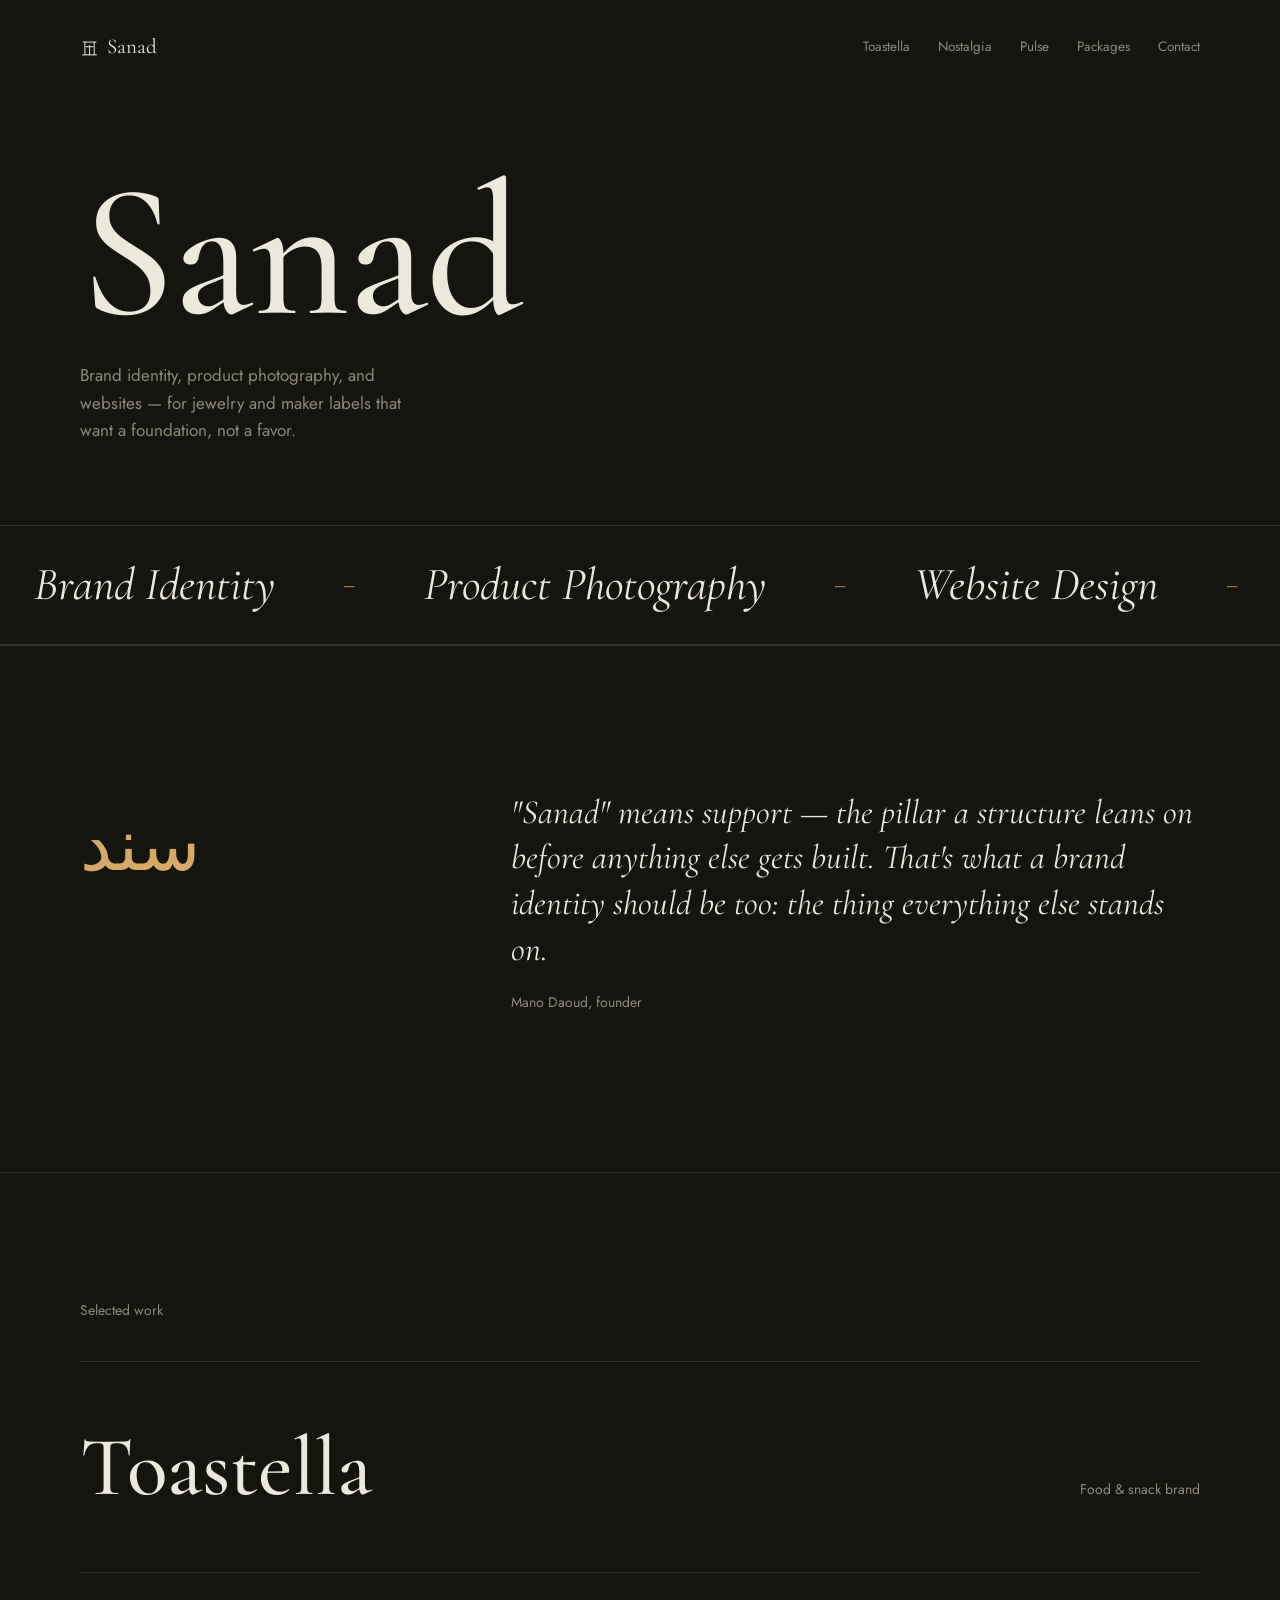
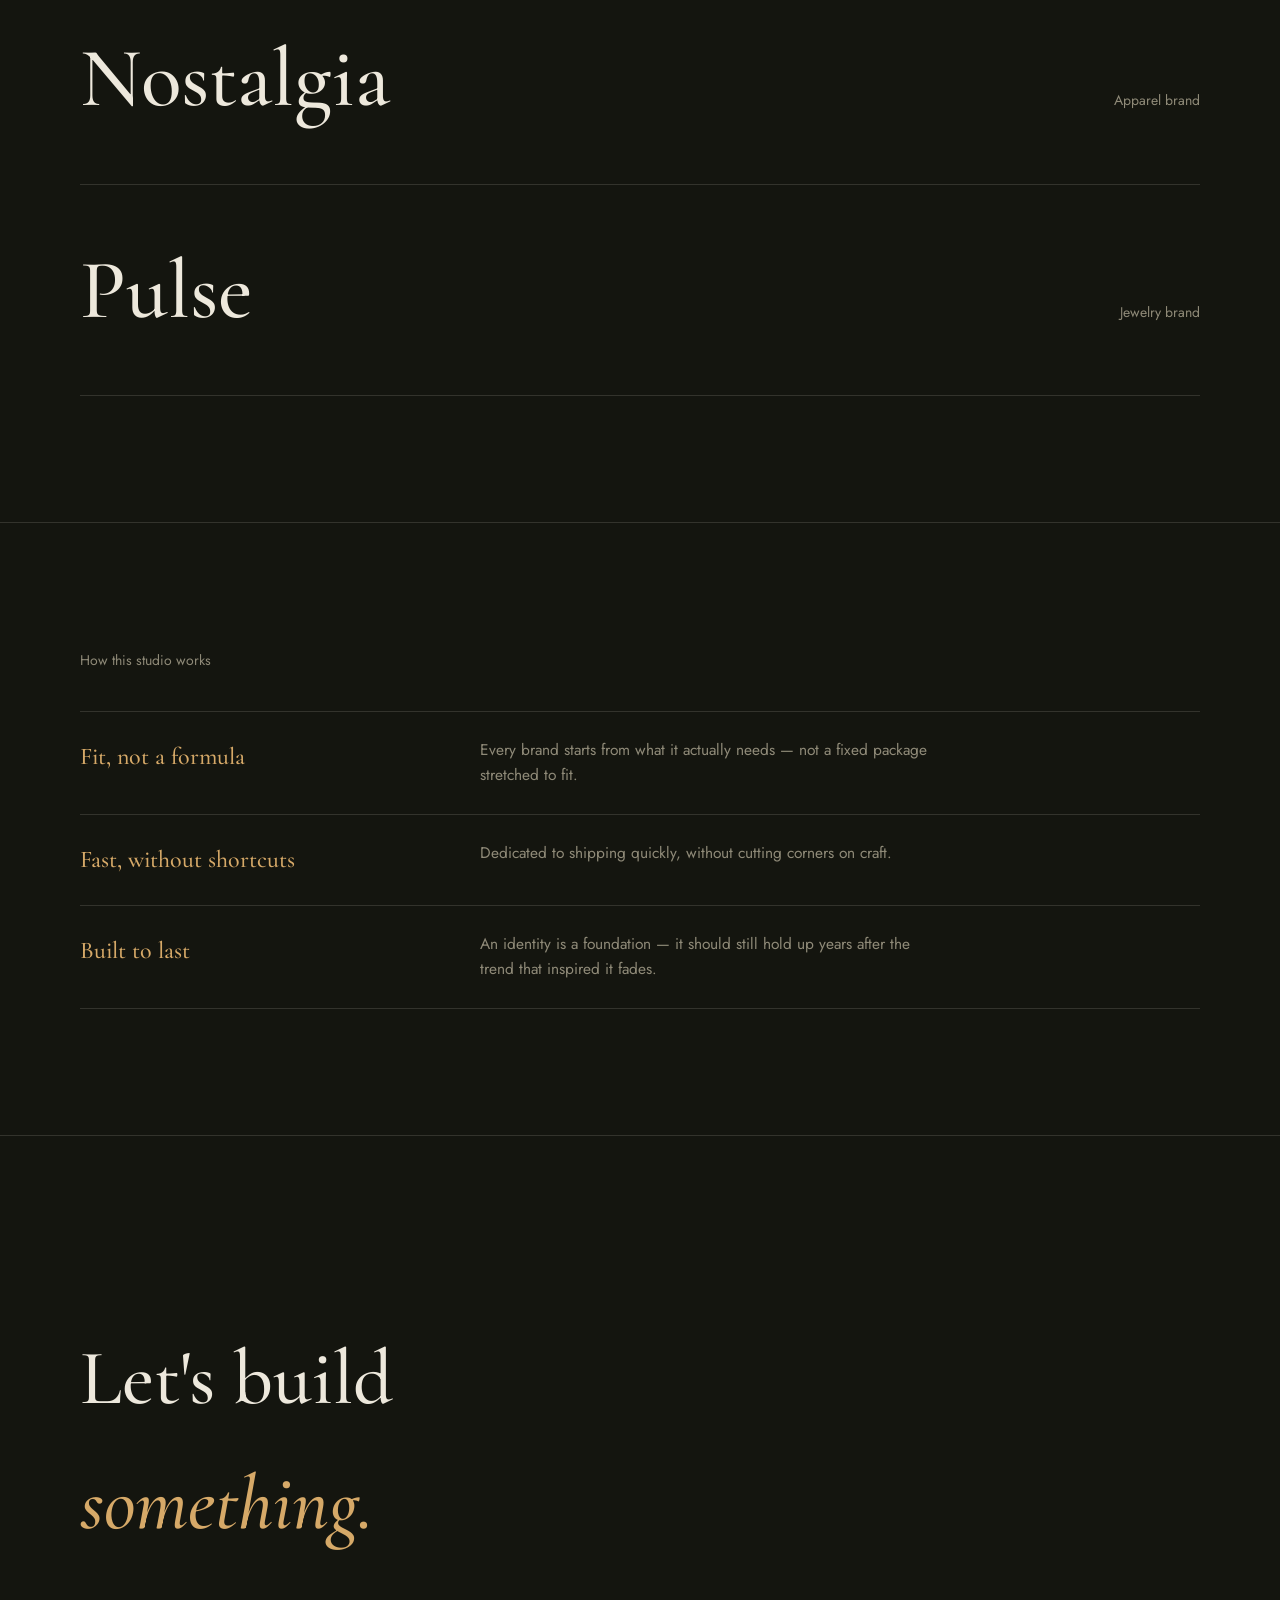
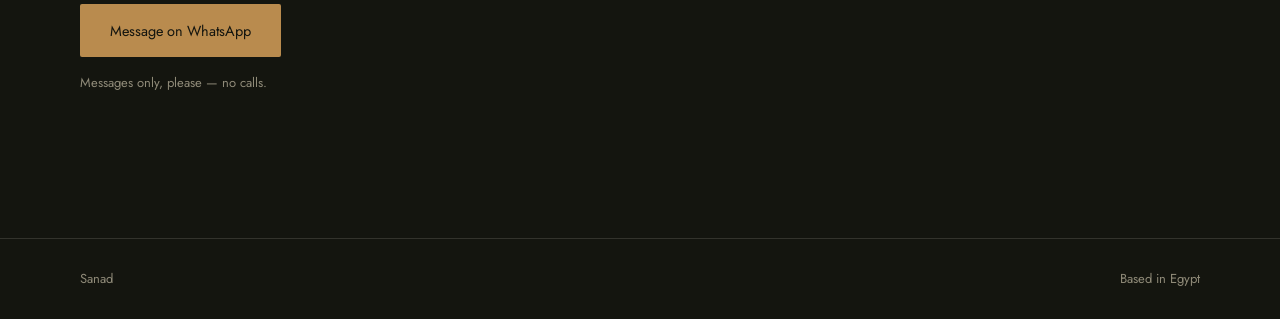
<file: index.html>
<!DOCTYPE html>
<html lang="en">
<head>
<meta charset="UTF-8">
<meta name="viewport" content="width=device-width, initial-scale=1.0">
<title>Sanad — brand studio for jewelry &amp; maker labels</title>
<link rel="icon" type="image/svg+xml" href="sanad-icon.svg">
<link rel="stylesheet" href="home.css?v=1">
</head>
<body class="loading">

<div id="preloader">
  <div class="mark">Sanad</div>
  <div class="bar"><span id="bar-fill"></span></div>
  <div class="pct" id="pct">0%</div>
</div>

<header>
  <div class="wrap nav-row">
    <a class="mark" href="index.html">
      <svg viewBox="0 0 60 62" xmlns="http://www.w3.org/2000/svg"><g stroke="currentColor" stroke-width="3.4" fill="none" stroke-linecap="round"><line x1="10" y1="14" x2="54" y2="14"/><line x1="16" y1="14" x2="16" y2="58"/><line x1="48" y1="14" x2="48" y2="58"/><line x1="8" y1="58" x2="56" y2="58"/><line x1="32" y1="26" x2="32" y2="58"/><line x1="20" y1="30" x2="44" y2="30"/></g></svg>
      Sanad
    </a>
    <nav class="nav-links">
      <a href="toastella.html">Toastella</a>
      <a href="nostalgia.html">Nostalgia</a>
      <a href="pulse.html">Pulse</a>
      <a href="packages.html">Packages</a>
      <a href="#contact">Contact</a>
    </nav>
  </div>
</header>

<section class="hero">
  <div class="wrap">
    <h1>Sanad</h1>
    <p class="tagline">Brand identity, product photography, and websites — for jewelry and maker labels that want a foundation, not a favor.</p>
  </div>
  <div class="marquee-band">
    <div class="marquee-track">
      <span>Brand Identity</span>
      <span class="accent">—</span>
      <span>Product Photography</span>
      <span class="accent">—</span>
      <span>Website Design</span>
      <span class="accent">—</span>
      <span>Brand Identity</span>
      <span class="accent">—</span>
      <span>Product Photography</span>
      <span class="accent">—</span>
      <span>Website Design</span>
      <span class="accent">—</span>
    </div>
  </div>
</section>

<section class="story">
  <div class="wrap grid">
    <div class="word">سند</div>
    <div>
      <blockquote>"Sanad" means support — the pillar a structure leans on before anything else gets built. That's what a brand identity should be too: the thing everything else stands on.</blockquote>
      <p class="credit">Mano Daoud, founder</p>
    </div>
  </div>
</section>

<section class="work" id="work">
  <div class="wrap">
    <div class="label">Selected work</div>
    <div class="work-list">
      <a class="work-row" href="toastella.html">
        <h2>Toastella</h2>
        <span class="kind">Food &amp; snack brand</span>
        <img class="work-preview" src="toastella-black.jpg" alt="">
      </a>
      <a class="work-row" href="nostalgia.html">
        <h2>Nostalgia</h2>
        <span class="kind">Apparel brand</span>
        <img class="work-preview" src="nostalgia-wordmark.jpg" alt="">
      </a>
      <a class="work-row" href="pulse.html">
        <h2>Pulse</h2>
        <span class="kind">Jewelry brand</span>
        <img class="work-preview" src="pulse-ring-2.jpg" alt="">
      </a>
    </div>
  </div>
</section>

<section class="principles">
  <div class="wrap">
    <div class="label">How this studio works</div>
    <div class="p-row">
      <h3>Fit, not a formula</h3>
      <p>Every brand starts from what it actually needs — not a fixed package stretched to fit.</p>
    </div>
    <div class="p-row">
      <h3>Fast, without shortcuts</h3>
      <p>Dedicated to shipping quickly, without cutting corners on craft.</p>
    </div>
    <div class="p-row">
      <h3>Built to last</h3>
      <p>An identity is a foundation — it should still hold up years after the trend that inspired it fades.</p>
    </div>
  </div>
</section>

<section class="contact" id="contact">
  <div class="wrap">
    <h2>Let's build <em>something.</em></h2>
    <a class="cta" href="https://wa.me/201555689445" target="_blank" rel="noopener">Message on WhatsApp</a>
    <div class="note">Messages only, please — no calls.</div>
  </div>
</section>

<footer>
  <div class="wrap" style="display:flex; justify-content:space-between; width:100%;">
    <div>Sanad</div>
    <div>Based in Egypt</div>
  </div>
</footer>

<script>
(function(){
  var reduced = window.matchMedia('(prefers-reduced-motion: reduce)').matches;
  var pctEl = document.getElementById('pct');
  var barEl = document.getElementById('bar-fill');
  var pre = document.getElementById('preloader');
  var body = document.body;

  if (reduced) {
    pre.classList.add('done');
    body.classList.remove('loading');
    return;
  }

  var n = 0;
  var duration = 1100;
  var start = null;

  function step(ts){
    if (!start) start = ts;
    var progress = Math.min(1, (ts - start) / duration);
    n = Math.floor(progress * 100);
    pctEl.textContent = n + '%';
    barEl.style.width = n + '%';
    if (progress < 1) {
      requestAnimationFrame(step);
    } else {
      setTimeout(function(){
        pre.classList.add('done');
        body.classList.remove('loading');
      }, 150);
    }
  }
  requestAnimationFrame(step);
})();
</script>

</body>
</html>
</file>
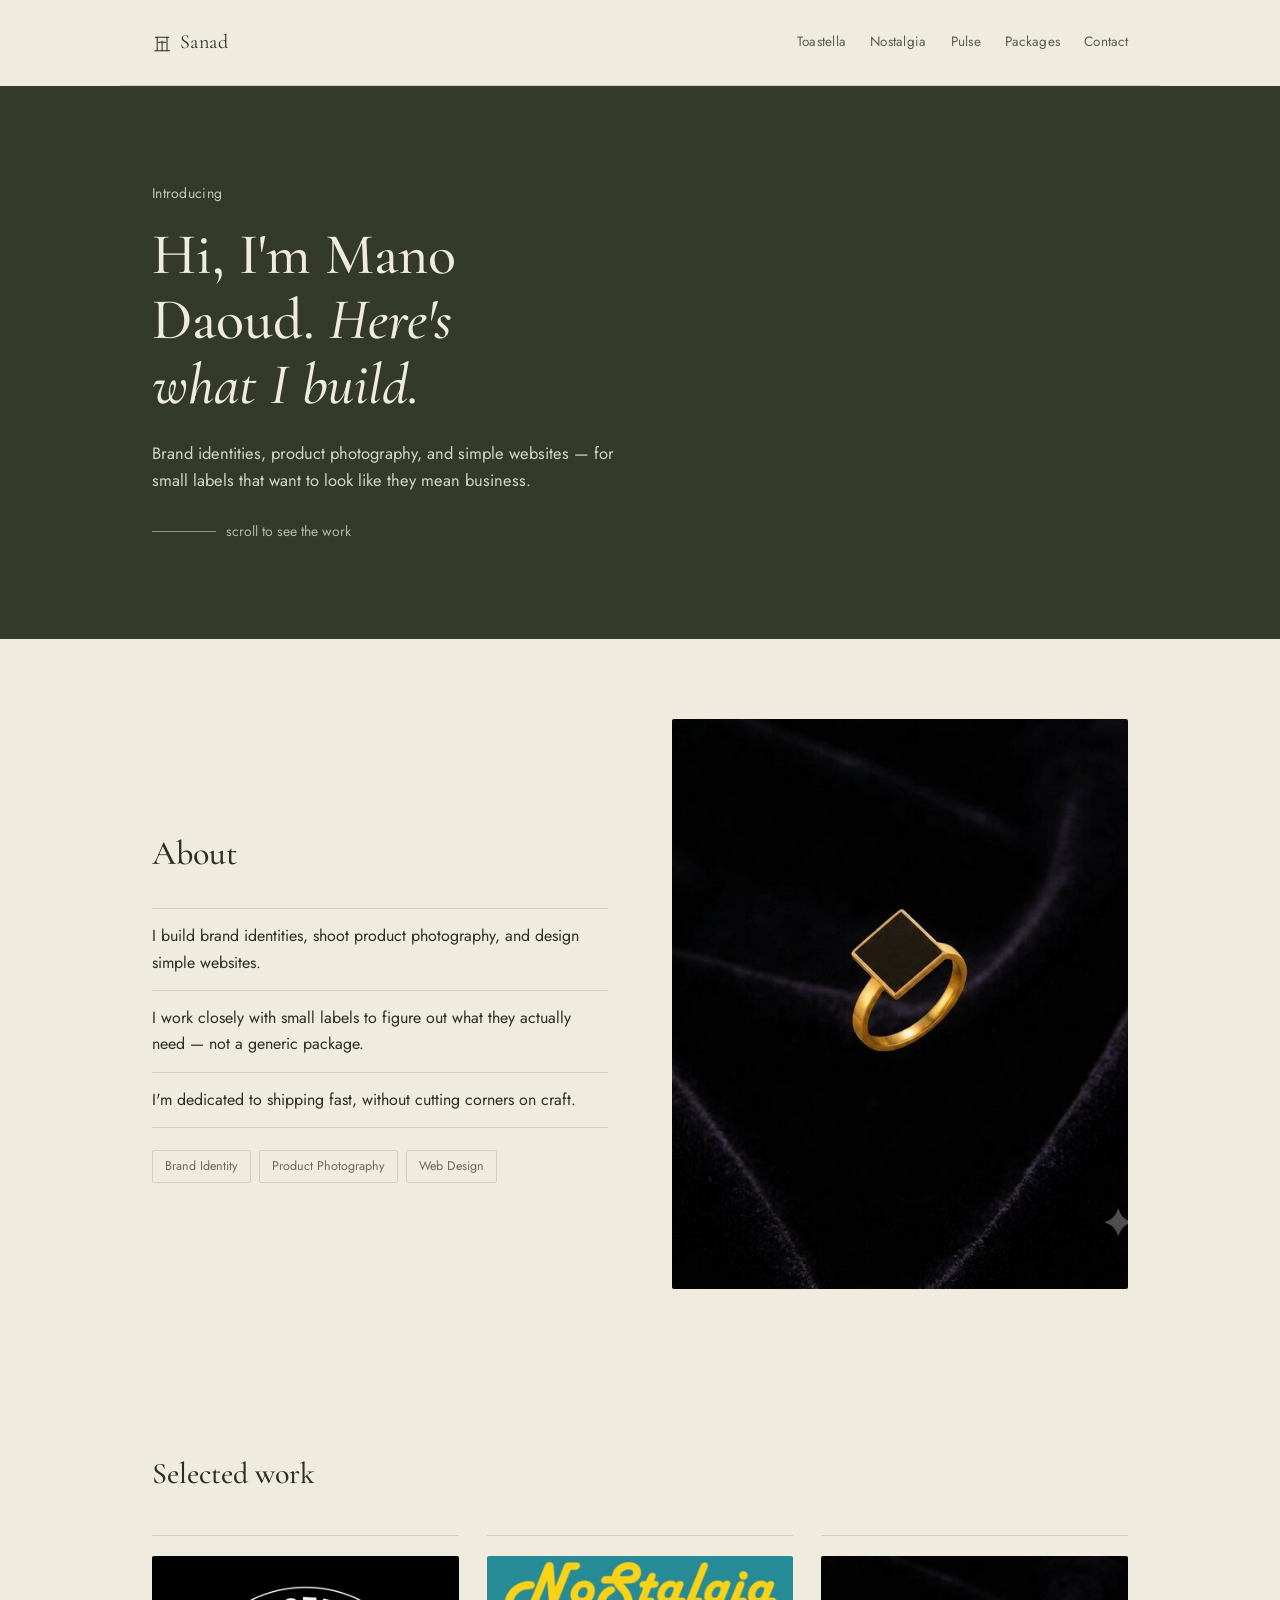
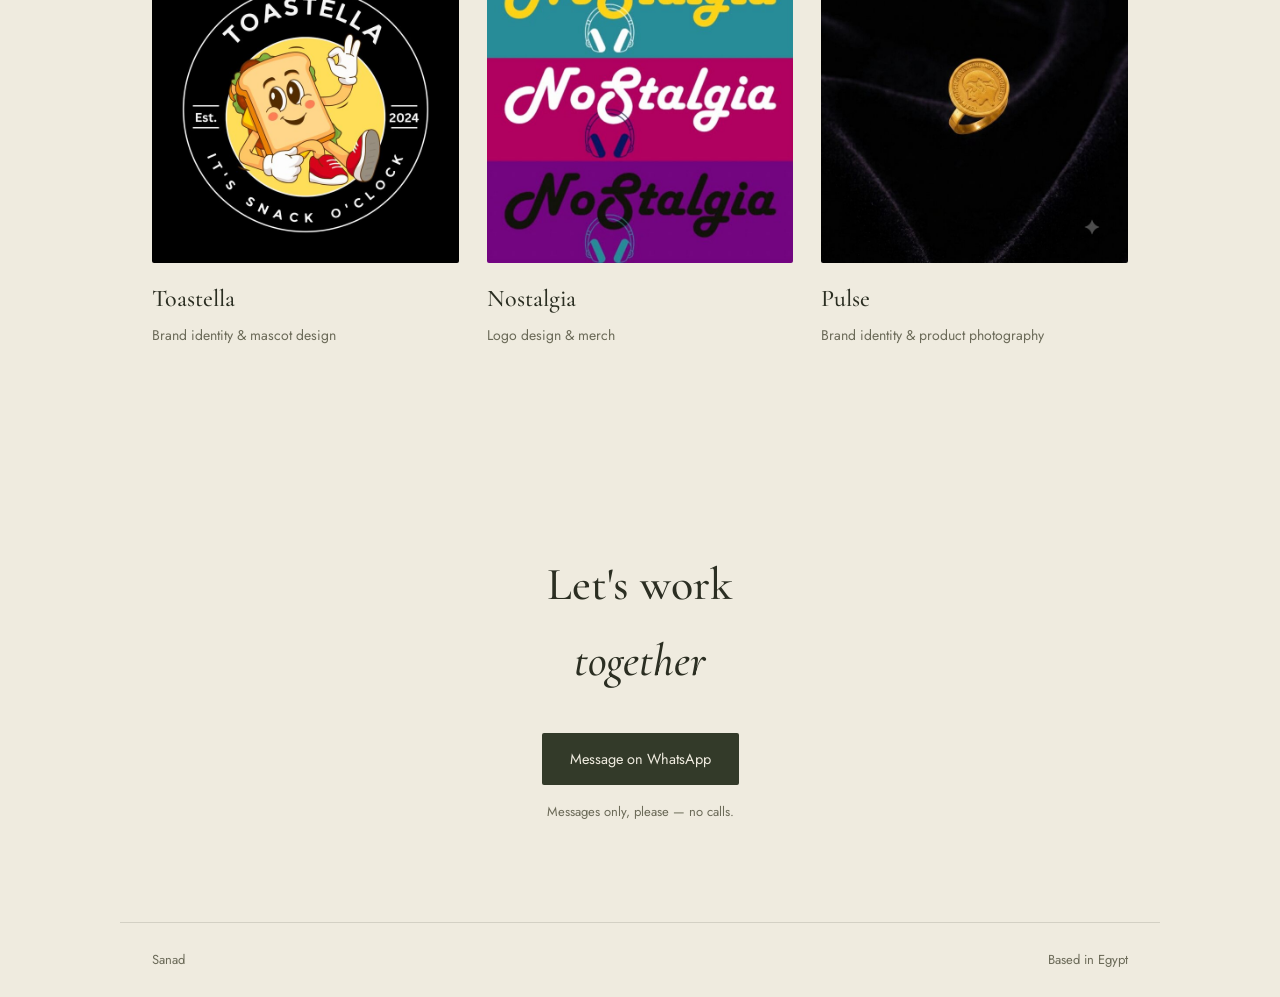
<file: index-1.html>
<!DOCTYPE html>
<html lang="en">
<head>
<meta charset="UTF-8">
<meta name="viewport" content="width=device-width, initial-scale=1.0">
<title>Sanad — Brand studio</title>
<link rel="preconnect" href="https://fonts.googleapis.com">
<link rel="preconnect" href="https://fonts.gstatic.com" crossorigin>
<link href="https://fonts.googleapis.com/css2?family=Cormorant+Garamond:ital,wght@0,400;0,500;0,600;1,400;1,500&family=Jost:wght@400;500;600&display=swap" rel="stylesheet">
<link rel="stylesheet" href="style.css">
<link rel="icon" type="image/svg+xml" href="sanad-icon.svg">
</head>
<body>

<header>
  <a class="mark" href="index.html"><svg viewBox="0 0 60 62" xmlns="http://www.w3.org/2000/svg"><g stroke="currentColor" stroke-width="3.4" fill="none" stroke-linecap="round"><line x1="10" y1="14" x2="54" y2="14"/><line x1="16" y1="14" x2="16" y2="58"/><line x1="48" y1="14" x2="48" y2="58"/><line x1="8" y1="58" x2="56" y2="58"/><line x1="32" y1="26" x2="32" y2="58"/><line x1="20" y1="30" x2="44" y2="30"/></g></svg>Sanad</a>
  <nav class="nav-links">
    <a href="toastella.html">Toastella</a>
    <a href="nostalgia.html">Nostalgia</a>
    <a href="pulse.html">Pulse</a>
    <a href="packages.html">Packages</a>
    <a href="#contact">Contact</a>
  </nav>
</header>

<section class="panel forest hero">
  <div class="wrap">
    <div class="eyebrow">Introducing</div>
    <h1>Hi, I'm Mano Daoud. <em>Here's what I build.</em></h1>
    <p class="sub">Brand identities, product photography, and simple websites — for small labels that want to look like they mean business.</p>
    <div class="arrow-rule"><span class="line"></span><span class="tip">scroll to see the work</span></div>
  </div>
</section>

<section class="panel tight">
  <div class="wrap split">
    <div>
      <h2 style="font-size:34px;">About</h2>
      <ul class="about-list">
        <li>I build brand identities, shoot product photography, and design simple websites.</li>
        <li>I work closely with small labels to figure out what they actually need — not a generic package.</li>
        <li>I'm dedicated to shipping fast, without cutting corners on craft.</li>
      </ul>
      <div class="tag-row">
        <span>Brand Identity</span>
        <span>Product Photography</span>
        <span>Web Design</span>
      </div>
    </div>
    <div class="about-photo">
      <img src="pulse-ring-2.jpg" alt="Product photography example">
    </div>
  </div>
</section>

<section class="panel tight" id="work">
  <div class="wrap">
    <h2 style="font-size:30px;">Selected work</h2>
    <div class="work-index">
      <a class="work-card" href="toastella.html">
        <div class="thumb"><img src="toastella-black.jpg" alt="Toastella"></div>
        <h3>Toastella</h3>
        <p>Brand identity &amp; mascot design</p>
      </a>
      <a class="work-card" href="nostalgia.html">
        <div class="thumb"><img src="nostalgia-wordmark.jpg" alt="Nostalgia"></div>
        <h3>Nostalgia</h3>
        <p>Logo design &amp; merch</p>
      </a>
      <a class="work-card" href="pulse.html">
        <div class="thumb"><img src="pulse-ring-1.jpg" alt="Pulse"></div>
        <h3>Pulse</h3>
        <p>Brand identity &amp; product photography</p>
      </a>
    </div>
  </div>
</section>

<section class="contact" id="contact">
  <div class="wrap">
    <h2>Let's work<em>together</em></h2>
    <a class="cta" href="https://wa.me/201555689445" target="_blank" rel="noopener">Message on WhatsApp</a>
    <div class="note">Messages only, please — no calls.</div>
  </div>
</section>

<footer>
  <div>Sanad</div>
  <div>Based in Egypt</div>
</footer>

</body>
</html>
</file>
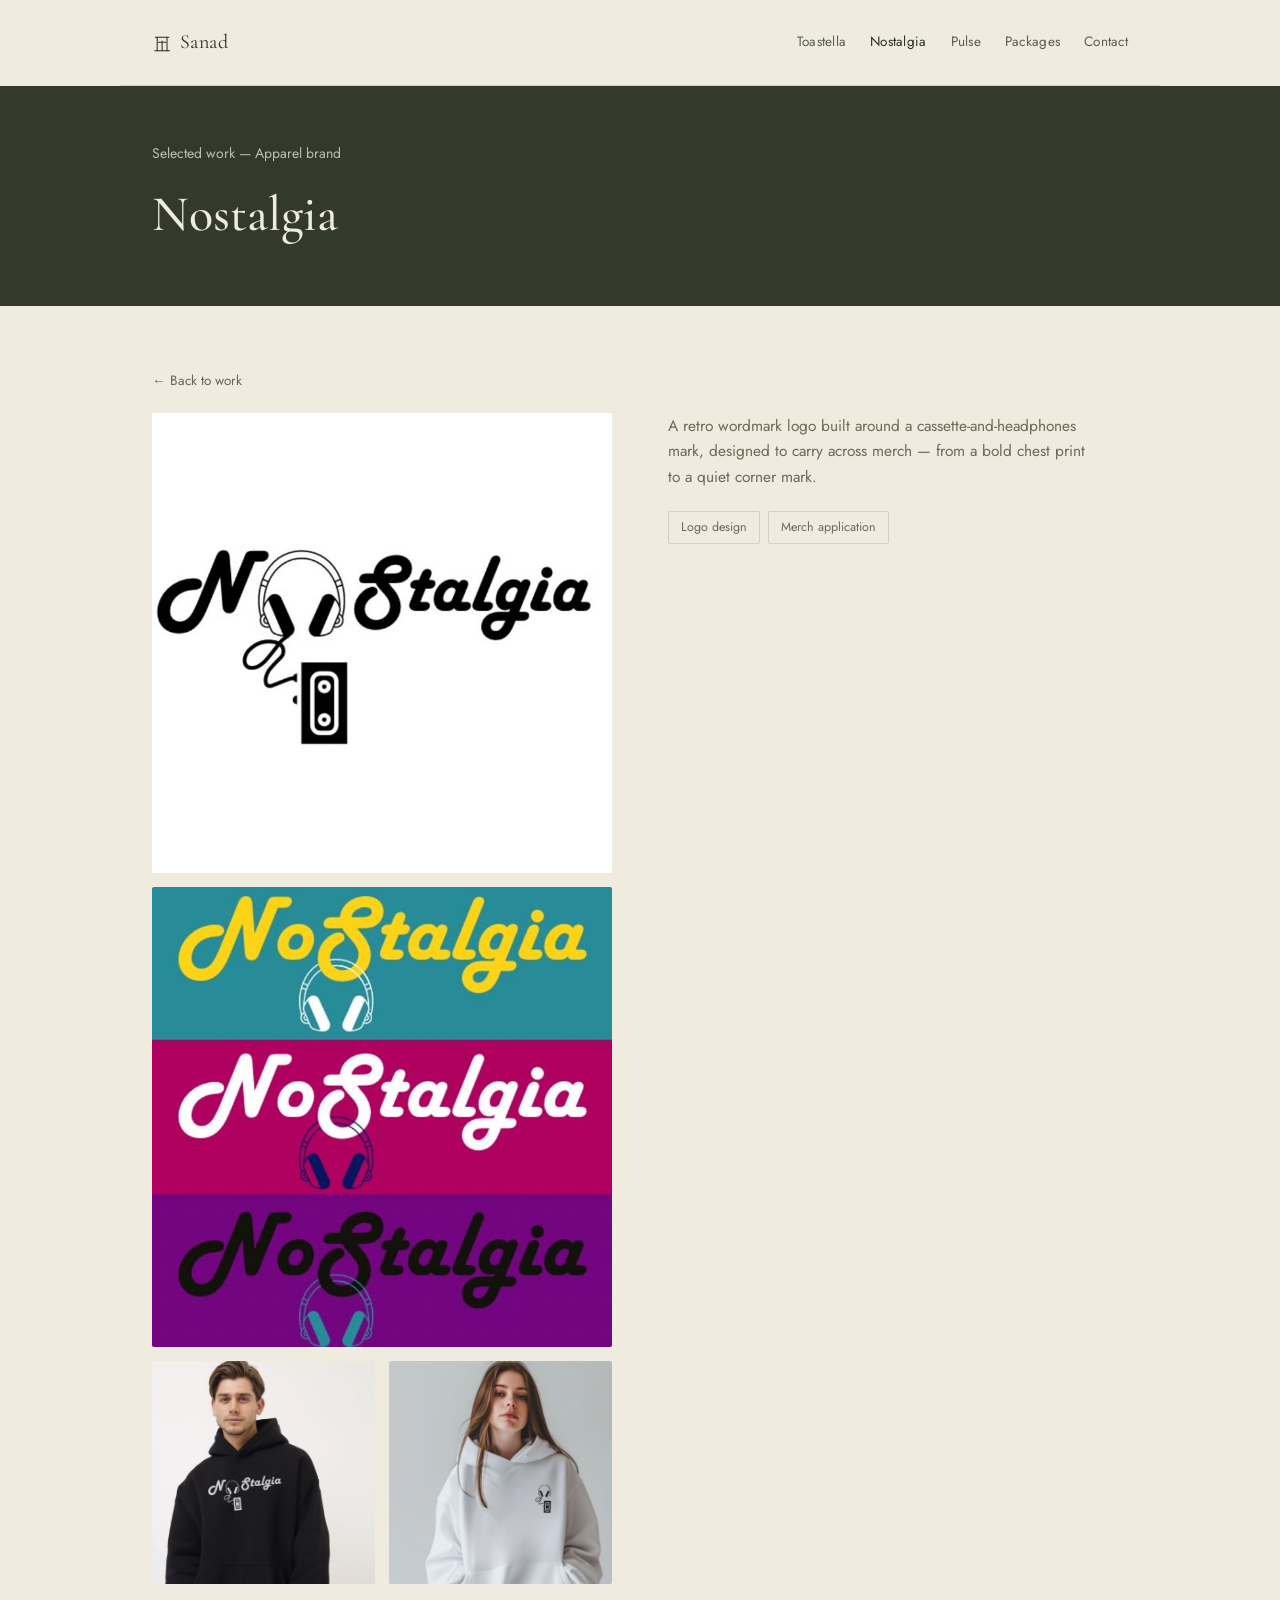
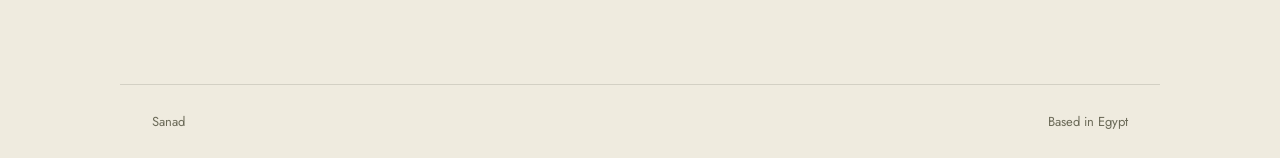
<file: nostalgia-1.html>
<!DOCTYPE html>
<html lang="en">
<head>
<meta charset="UTF-8">
<meta name="viewport" content="width=device-width, initial-scale=1.0">
<title>Nostalgia — Sanad</title>
<link rel="preconnect" href="https://fonts.googleapis.com">
<link rel="preconnect" href="https://fonts.gstatic.com" crossorigin>
<link href="https://fonts.googleapis.com/css2?family=Cormorant+Garamond:ital,wght@0,400;0,500;0,600;1,400;1,500&family=Jost:wght@400;500;600&display=swap" rel="stylesheet">
<link rel="stylesheet" href="style.css">
<link rel="icon" type="image/svg+xml" href="sanad-icon.svg">
</head>
<body>

<header>
  <a class="mark" href="index.html"><svg viewBox="0 0 60 62" xmlns="http://www.w3.org/2000/svg"><g stroke="currentColor" stroke-width="3.4" fill="none" stroke-linecap="round"><line x1="10" y1="14" x2="54" y2="14"/><line x1="16" y1="14" x2="16" y2="58"/><line x1="48" y1="14" x2="48" y2="58"/><line x1="8" y1="58" x2="56" y2="58"/><line x1="32" y1="26" x2="32" y2="58"/><line x1="20" y1="30" x2="44" y2="30"/></g></svg>Sanad</a>
  <nav class="nav-links">
    <a href="toastella.html">Toastella</a>
    <a href="nostalgia.html" class="active">Nostalgia</a>
    <a href="pulse.html">Pulse</a>
    <a href="packages.html">Packages</a>
    <a href="index.html#contact">Contact</a>
  </nav>
</header>

<section class="work-bar">
  <div class="wrap">
    <div class="label">Selected work — Apparel brand</div>
    <h1>Nostalgia</h1>
  </div>
</section>

<section class="work-body">
  <div class="wrap">
    <a class="back-link" href="index.html#work">← Back to work</a>
    <div class="work-grid" style="margin-top:20px;">
      <div class="work-media">
        <img src="nostalgia-icon.jpg" alt="Nostalgia logo mark" style="margin-bottom:14px;">
        <img src="nostalgia-wordmark.jpg" alt="Nostalgia wordmark color variations" style="margin-bottom:14px;">
        <div class="media-row">
          <img src="hoodie-black.jpg" alt="Nostalgia black hoodie">
          <img src="hoodie-white.jpg" alt="Nostalgia white hoodie">
        </div>
      </div>
      <div class="work-text">
        <p>A retro wordmark logo built around a cassette-and-headphones mark, designed to carry across merch — from a bold chest print to a quiet corner mark.</p>
        <div class="tag-row">
          <span>Logo design</span>
          <span>Merch application</span>
        </div>
      </div>
    </div>
  </div>
</section>

<footer>
  <div>Sanad</div>
  <div>Based in Egypt</div>
</footer>

</body>
</html>
</file>
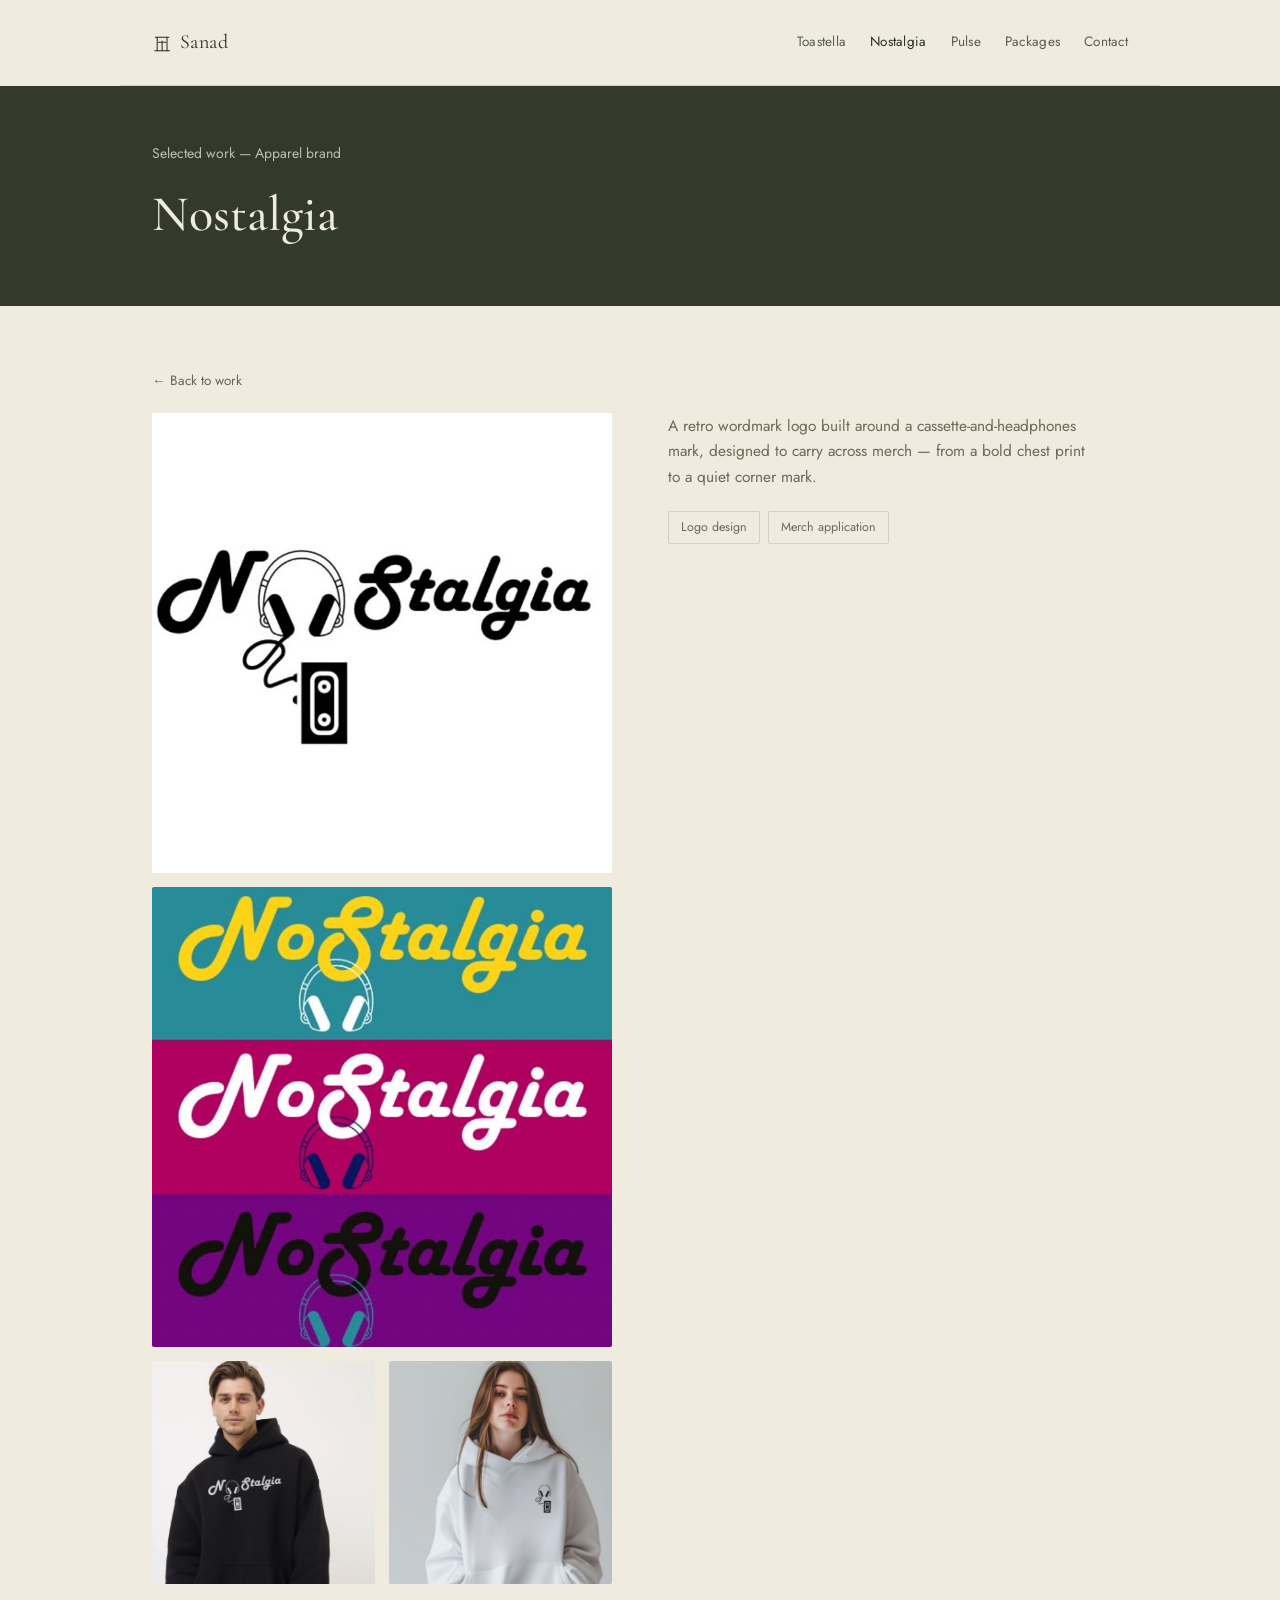
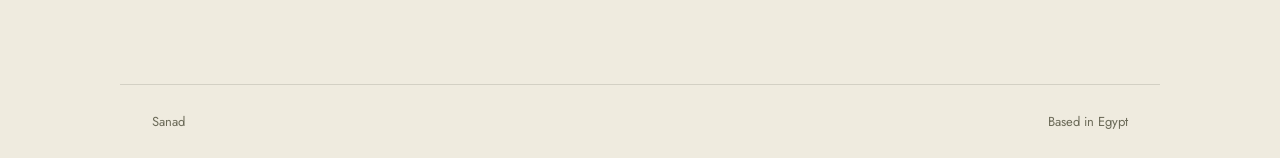
<file: nostalgia.html>
<!DOCTYPE html>
<html lang="en">
<head>
<meta charset="UTF-8">
<meta name="viewport" content="width=device-width, initial-scale=1.0">
<title>Nostalgia — Sanad</title>
<link rel="preconnect" href="https://fonts.googleapis.com">
<link rel="preconnect" href="https://fonts.gstatic.com" crossorigin>
<link href="https://fonts.googleapis.com/css2?family=Cormorant+Garamond:ital,wght@0,400;0,500;0,600;1,400;1,500&family=Jost:wght@400;500;600&display=swap" rel="stylesheet">
<link rel="stylesheet" href="style.css?v=2">
<link rel="icon" type="image/svg+xml" href="sanad-icon.svg">
</head>
<body>

<header>
  <a class="mark" href="index.html"><svg viewBox="0 0 60 62" xmlns="http://www.w3.org/2000/svg"><g stroke="currentColor" stroke-width="3.4" fill="none" stroke-linecap="round"><line x1="10" y1="14" x2="54" y2="14"/><line x1="16" y1="14" x2="16" y2="58"/><line x1="48" y1="14" x2="48" y2="58"/><line x1="8" y1="58" x2="56" y2="58"/><line x1="32" y1="26" x2="32" y2="58"/><line x1="20" y1="30" x2="44" y2="30"/></g></svg>Sanad</a>
  <nav class="nav-links">
    <a href="toastella.html">Toastella</a>
    <a href="nostalgia.html" class="active">Nostalgia</a>
    <a href="pulse.html">Pulse</a>
    <a href="packages.html">Packages</a>
    <a href="index.html#contact">Contact</a>
  </nav>
</header>

<section class="work-bar">
  <div class="wrap">
    <div class="label">Selected work — Apparel brand</div>
    <h1>Nostalgia</h1>
  </div>
</section>

<section class="work-body">
  <div class="wrap">
    <a class="back-link" href="index.html#work">← Back to work</a>
    <div class="work-grid" style="margin-top:20px;">
      <div class="work-media">
        <img src="nostalgia-icon.jpg" alt="Nostalgia logo mark" style="margin-bottom:14px;">
        <img src="nostalgia-wordmark.jpg" alt="Nostalgia wordmark color variations" style="margin-bottom:14px;">
        <div class="media-row">
          <img src="hoodie-black.jpg" alt="Nostalgia black hoodie">
          <img src="hoodie-white.jpg" alt="Nostalgia white hoodie">
        </div>
      </div>
      <div class="work-text">
        <p>A retro wordmark logo built around a cassette-and-headphones mark, designed to carry across merch — from a bold chest print to a quiet corner mark.</p>
        <div class="tag-row">
          <span>Logo design</span>
          <span>Merch application</span>
        </div>
      </div>
    </div>
  </div>
</section>

<footer>
  <div>Sanad</div>
  <div>Based in Egypt</div>
</footer>

</body>
</html>
</file>
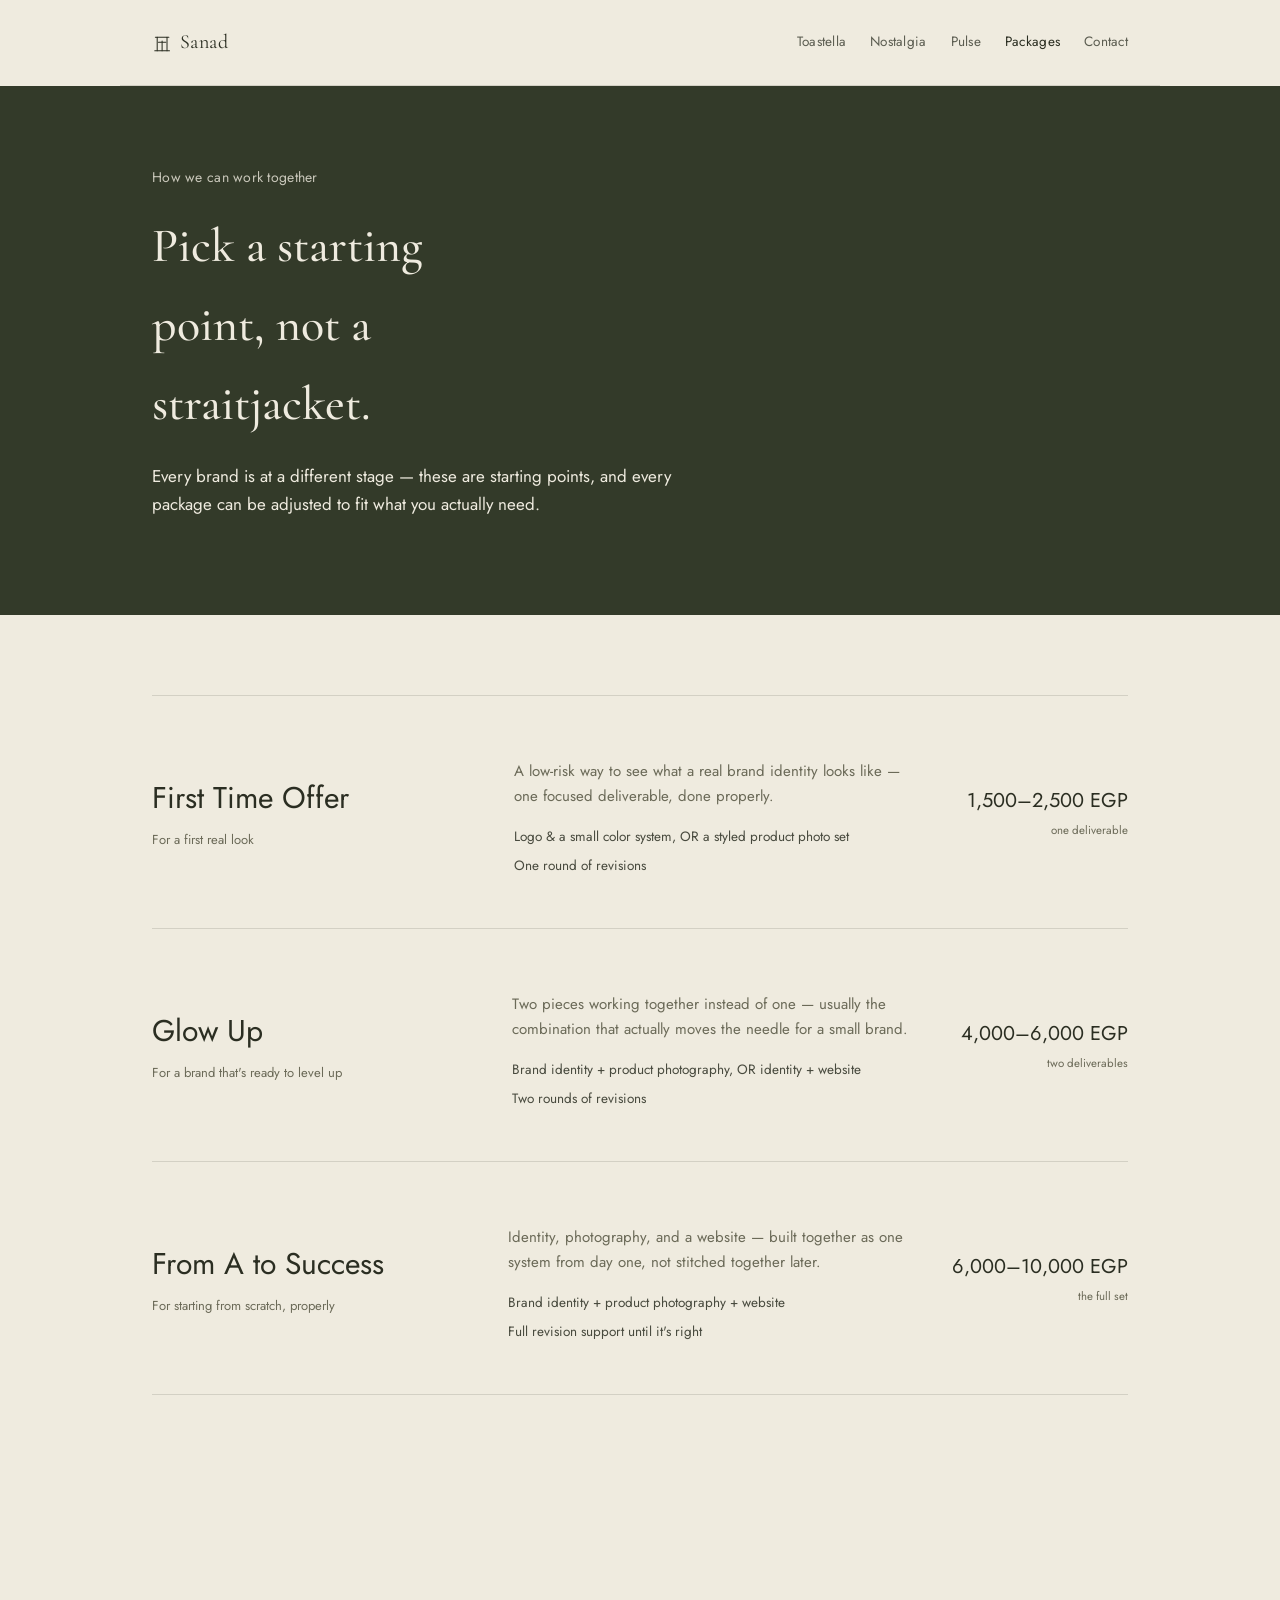
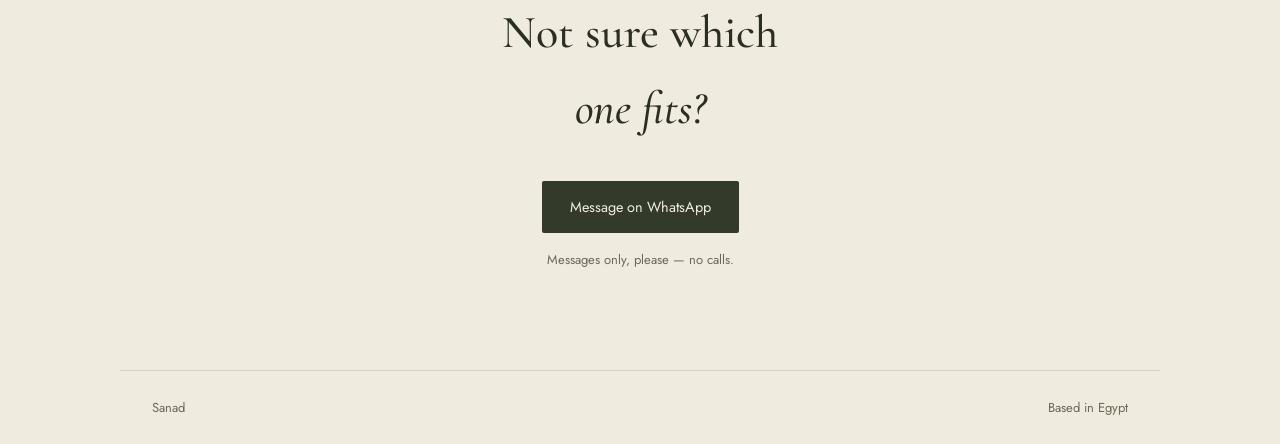
<file: packages-1.html>
<!DOCTYPE html>
<html lang="en">
<head>
<meta charset="UTF-8">
<meta name="viewport" content="width=device-width, initial-scale=1.0">
<title>Packages — Sanad</title>
<link rel="preconnect" href="https://fonts.googleapis.com">
<link rel="preconnect" href="https://fonts.gstatic.com" crossorigin>
<link href="https://fonts.googleapis.com/css2?family=Cormorant+Garamond:ital,wght@0,400;0,500;0,600;1,400;1,500&family=Jost:wght@400;500;600&display=swap" rel="stylesheet">
<link rel="stylesheet" href="style.css">
<link rel="icon" type="image/svg+xml" href="sanad-icon.svg">
</head>
<body>

<header>
  <a class="mark" href="index.html"><svg viewBox="0 0 60 62" xmlns="http://www.w3.org/2000/svg"><g stroke="currentColor" stroke-width="3.4" fill="none" stroke-linecap="round"><line x1="10" y1="14" x2="54" y2="14"/><line x1="16" y1="14" x2="16" y2="58"/><line x1="48" y1="14" x2="48" y2="58"/><line x1="8" y1="58" x2="56" y2="58"/><line x1="32" y1="26" x2="32" y2="58"/><line x1="20" y1="30" x2="44" y2="30"/></g></svg>Sanad</a>
  <nav class="nav-links">
    <a href="toastella.html">Toastella</a>
    <a href="nostalgia.html">Nostalgia</a>
    <a href="pulse.html">Pulse</a>
    <a href="packages.html" class="active">Packages</a>
    <a href="index.html#contact">Contact</a>
  </nav>
</header>

<section class="panel forest tight">
  <div class="wrap">
    <div class="eyebrow">How we can work together</div>
    <h1 style="font-size:clamp(32px, 5vw, 48px); max-width:16ch;">Pick a starting point, not a straitjacket.</h1>
    <p class="sub" style="max-width:52ch;">Every brand is at a different stage — these are starting points, and every package can be adjusted to fit what you actually need.</p>
  </div>
</section>

<section class="panel tight">
  <div class="wrap">

    <div class="pkg">
      <div>
        <div class="pkg-name">First Time Offer</div>
        <span class="pkg-tag">For a first real look</span>
      </div>
      <div>
        <p class="pkg-desc">A low-risk way to see what a real brand identity looks like — one focused deliverable, done properly.</p>
        <ul class="pkg-includes">
          <li>Logo &amp; a small color system, OR a styled product photo set</li>
          <li>One round of revisions</li>
        </ul>
      </div>
      <div class="pkg-price">1,500–2,500 EGP<span class="label">one deliverable</span></div>
    </div>

    <div class="pkg">
      <div>
        <div class="pkg-name">Glow Up</div>
        <span class="pkg-tag">For a brand that's ready to level up</span>
      </div>
      <div>
        <p class="pkg-desc">Two pieces working together instead of one — usually the combination that actually moves the needle for a small brand.</p>
        <ul class="pkg-includes">
          <li>Brand identity + product photography, OR identity + website</li>
          <li>Two rounds of revisions</li>
        </ul>
      </div>
      <div class="pkg-price">4,000–6,000 EGP<span class="label">two deliverables</span></div>
    </div>

    <div class="pkg">
      <div>
        <div class="pkg-name">From A to Success</div>
        <span class="pkg-tag">For starting from scratch, properly</span>
      </div>
      <div>
        <p class="pkg-desc">Identity, photography, and a website — built together as one system from day one, not stitched together later.</p>
        <ul class="pkg-includes">
          <li>Brand identity + product photography + website</li>
          <li>Full revision support until it's right</li>
        </ul>
      </div>
      <div class="pkg-price">6,000–10,000 EGP<span class="label">the full set</span></div>
    </div>

  </div>
</section>

<section class="contact" id="contact">
  <div class="wrap">
    <h2>Not sure which<em>one fits?</em></h2>
    <a class="cta" href="https://wa.me/201555689445" target="_blank" rel="noopener">Message on WhatsApp</a>
    <div class="note">Messages only, please — no calls.</div>
  </div>
</section>

<footer>
  <div>Sanad</div>
  <div>Based in Egypt</div>
</footer>

</body>
</html>
</file>
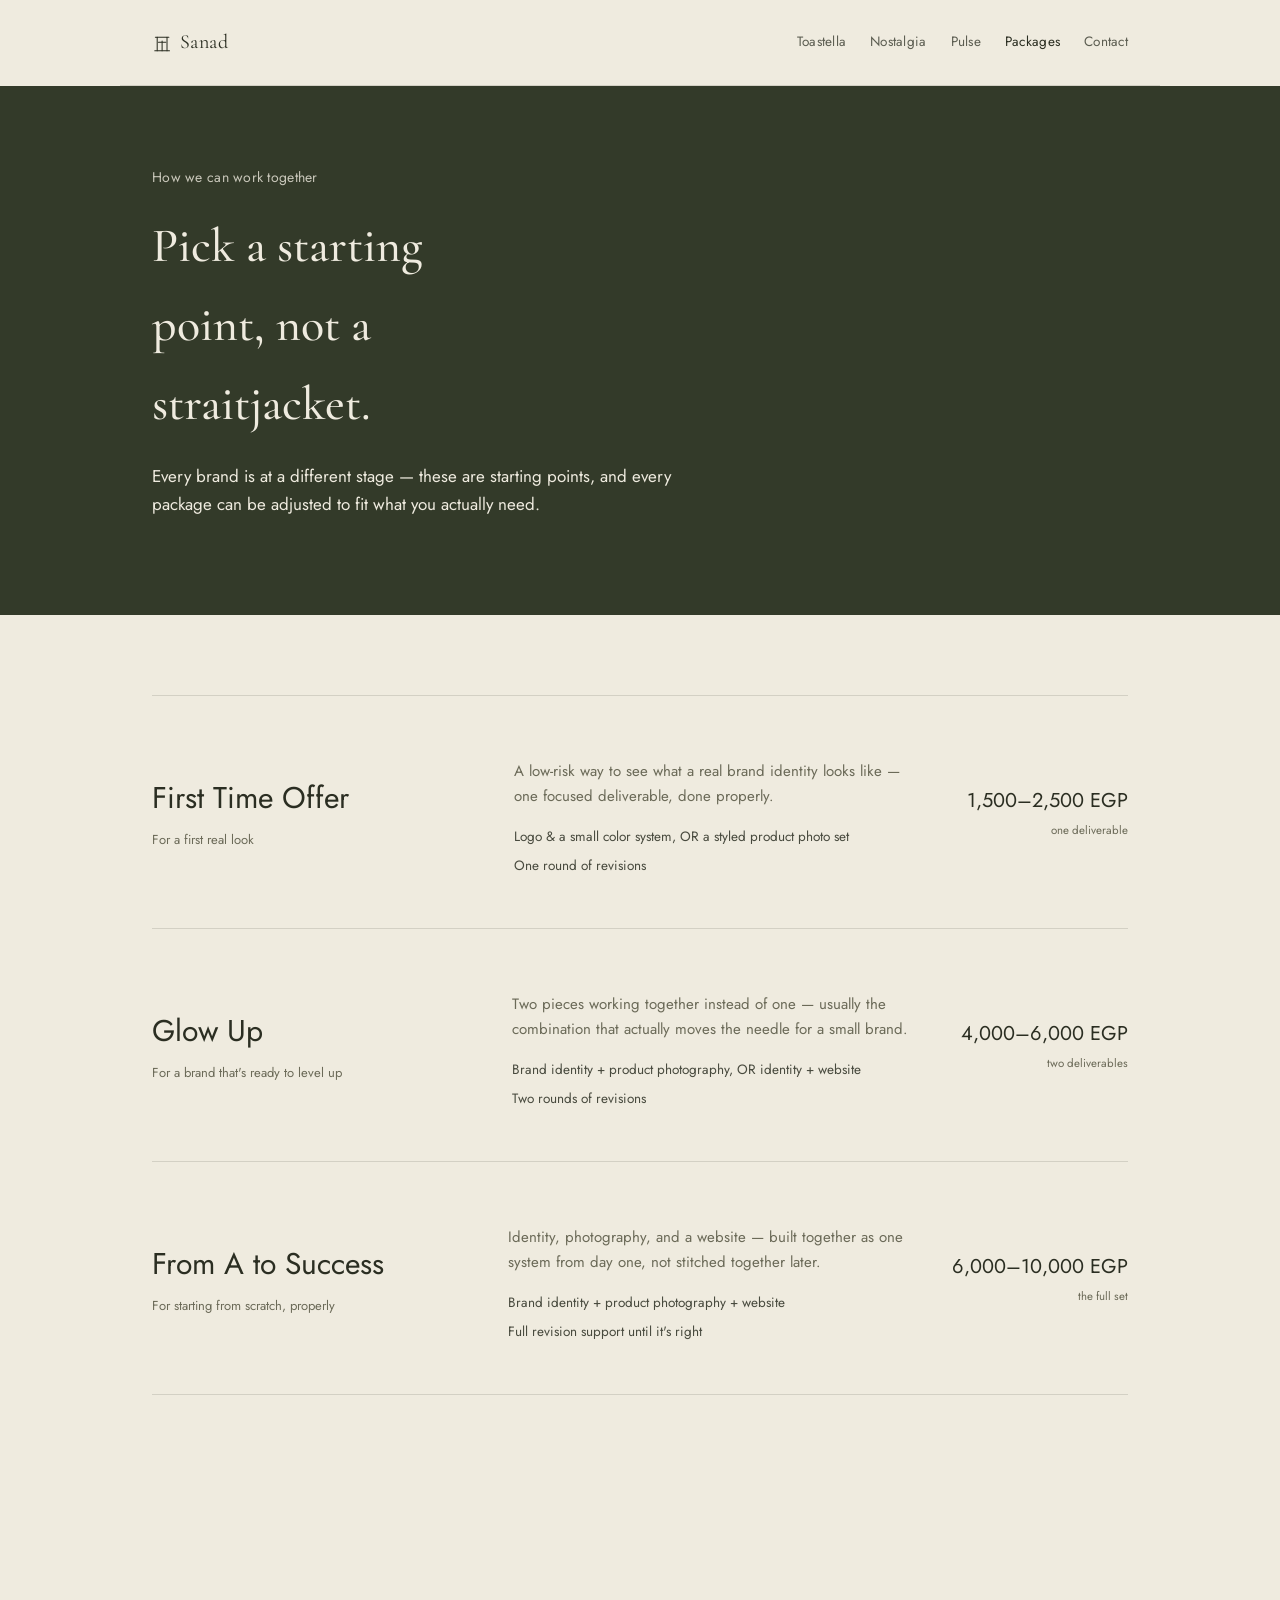
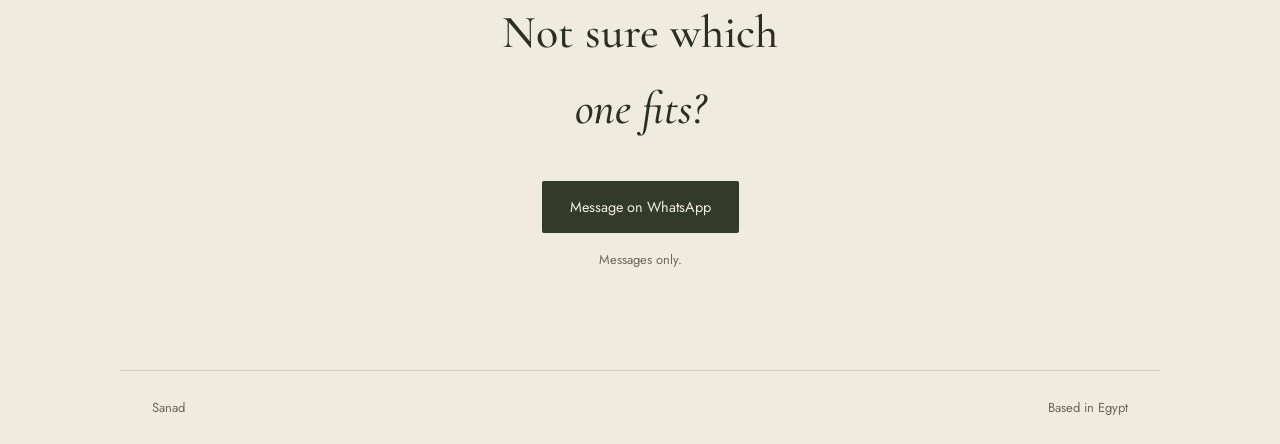
<file: packages.html>
<!DOCTYPE html>
<html lang="en">
<head>
<meta charset="UTF-8">
<meta name="viewport" content="width=device-width, initial-scale=1.0">
<title>Packages — Sanad</title>
<link rel="preconnect" href="https://fonts.googleapis.com">
<link rel="preconnect" href="https://fonts.gstatic.com" crossorigin>
<link href="https://fonts.googleapis.com/css2?family=Cormorant+Garamond:ital,wght@0,400;0,500;0,600;1,400;1,500&family=Jost:wght@400;500;600&display=swap" rel="stylesheet">
<link rel="stylesheet" href="style.css?v=2">
<link rel="icon" type="image/svg+xml" href="sanad-icon.svg">
</head>
<body>

<header>
  <a class="mark" href="index.html"><svg viewBox="0 0 60 62" xmlns="http://www.w3.org/2000/svg"><g stroke="currentColor" stroke-width="3.4" fill="none" stroke-linecap="round"><line x1="10" y1="14" x2="54" y2="14"/><line x1="16" y1="14" x2="16" y2="58"/><line x1="48" y1="14" x2="48" y2="58"/><line x1="8" y1="58" x2="56" y2="58"/><line x1="32" y1="26" x2="32" y2="58"/><line x1="20" y1="30" x2="44" y2="30"/></g></svg>Sanad</a>
  <nav class="nav-links">
    <a href="toastella.html">Toastella</a>
    <a href="nostalgia.html">Nostalgia</a>
    <a href="pulse.html">Pulse</a>
    <a href="packages.html" class="active">Packages</a>
    <a href="index.html#contact">Contact</a>
  </nav>
</header>

<section class="panel forest tight">
  <div class="wrap">
    <div class="eyebrow">How we can work together</div>
    <h1 style="font-size:clamp(32px, 5vw, 48px); max-width:16ch;">Pick a starting point, not a straitjacket.</h1>
    <p class="sub" style="max-width:52ch;">Every brand is at a different stage — these are starting points, and every package can be adjusted to fit what you actually need.</p>
  </div>
</section>

<section class="panel tight">
  <div class="wrap">

    <div class="pkg">
      <div>
        <div class="pkg-name">First Time Offer</div>
        <span class="pkg-tag">For a first real look</span>
      </div>
      <div>
        <p class="pkg-desc">A low-risk way to see what a real brand identity looks like — one focused deliverable, done properly.</p>
        <ul class="pkg-includes">
          <li>Logo &amp; a small color system, OR a styled product photo set</li>
          <li>One round of revisions</li>
        </ul>
      </div>
      <div class="pkg-price">1,500–2,500 EGP<span class="label">one deliverable</span></div>
    </div>

    <div class="pkg">
      <div>
        <div class="pkg-name">Glow Up</div>
        <span class="pkg-tag">For a brand that's ready to level up</span>
      </div>
      <div>
        <p class="pkg-desc">Two pieces working together instead of one — usually the combination that actually moves the needle for a small brand.</p>
        <ul class="pkg-includes">
          <li>Brand identity + product photography, OR identity + website</li>
          <li>Two rounds of revisions</li>
        </ul>
      </div>
      <div class="pkg-price">4,000–6,000 EGP<span class="label">two deliverables</span></div>
    </div>

    <div class="pkg">
      <div>
        <div class="pkg-name">From A to Success</div>
        <span class="pkg-tag">For starting from scratch, properly</span>
      </div>
      <div>
        <p class="pkg-desc">Identity, photography, and a website — built together as one system from day one, not stitched together later.</p>
        <ul class="pkg-includes">
          <li>Brand identity + product photography + website</li>
          <li>Full revision support until it's right</li>
        </ul>
      </div>
      <div class="pkg-price">6,000–10,000 EGP<span class="label">the full set</span></div>
    </div>

  </div>
</section>

<section class="contact" id="contact">
  <div class="wrap">
    <h2>Not sure which<em>one fits?</em></h2>
    <a class="cta" href="https://wa.me/201555689445" target="_blank" rel="noopener">Message on WhatsApp</a>
    <div class="note">Messages only.</div>
  </div>
</section>

<footer>
  <div>Sanad</div>
  <div>Based in Egypt</div>
</footer>

</body>
</html>
</file>
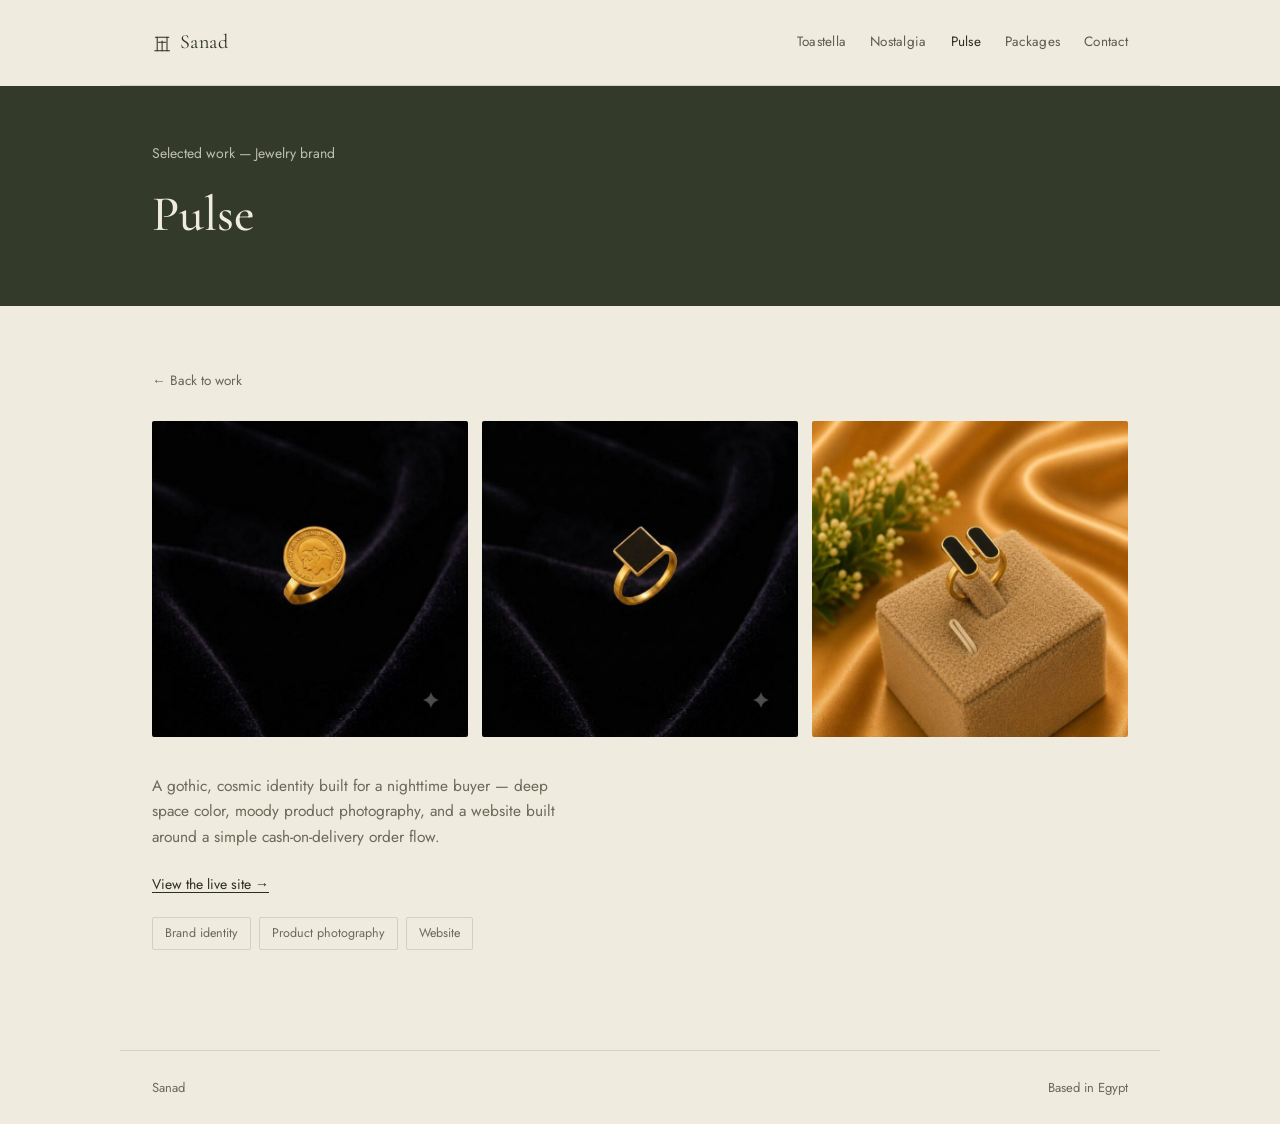
<file: pulse-3.html>
<!DOCTYPE html>
<html lang="en">
<head>
<meta charset="UTF-8">
<meta name="viewport" content="width=device-width, initial-scale=1.0">
<title>Pulse — Sanad</title>
<link rel="preconnect" href="https://fonts.googleapis.com">
<link rel="preconnect" href="https://fonts.gstatic.com" crossorigin>
<link href="https://fonts.googleapis.com/css2?family=Cormorant+Garamond:ital,wght@0,400;0,500;0,600;1,400;1,500&family=Jost:wght@400;500;600&display=swap" rel="stylesheet">
<link rel="stylesheet" href="style.css">
<link rel="icon" type="image/svg+xml" href="sanad-icon.svg">
</head>
<body>

<header>
  <a class="mark" href="index.html"><svg viewBox="0 0 60 62" xmlns="http://www.w3.org/2000/svg"><g stroke="currentColor" stroke-width="3.4" fill="none" stroke-linecap="round"><line x1="10" y1="14" x2="54" y2="14"/><line x1="16" y1="14" x2="16" y2="58"/><line x1="48" y1="14" x2="48" y2="58"/><line x1="8" y1="58" x2="56" y2="58"/><line x1="32" y1="26" x2="32" y2="58"/><line x1="20" y1="30" x2="44" y2="30"/></g></svg>Sanad</a>
  <nav class="nav-links">
    <a href="toastella.html">Toastella</a>
    <a href="nostalgia.html">Nostalgia</a>
    <a href="pulse.html" class="active">Pulse</a>
    <a href="packages.html">Packages</a>
    <a href="index.html#contact">Contact</a>
  </nav>
</header>

<section class="work-bar">
  <div class="wrap">
    <div class="label">Selected work — Jewelry brand</div>
    <h1>Pulse</h1>
  </div>
</section>

<section class="work-body">
  <div class="wrap">
    <a class="back-link" href="index.html#work">← Back to work</a>
    <div class="media-row" style="margin:28px 0 36px;">
      <img src="pulse-ring-1.jpg" alt="Pulse jewelry product photo">
      <img src="pulse-ring-2.jpg" alt="Pulse jewelry product photo">
      <img src="pulse-ring-3.jpg" alt="Pulse jewelry product photo">
    </div>
    <div class="work-text">
      <p>A gothic, cosmic identity built for a nighttime buyer — deep space color, moody product photography, and a website built around a simple cash-on-delivery order flow.</p>
      <a class="visit" href="https://acknowledgepulse.github.io/pulse/" target="_blank" rel="noopener">View the live site →</a>
      <div class="tag-row" style="margin-top:20px;">
        <span>Brand identity</span>
        <span>Product photography</span>
        <span>Website</span>
      </div>
    </div>
  </div>
</section>

<footer>
  <div>Sanad</div>
  <div>Based in Egypt</div>
</footer>

</body>
</html>
</file>
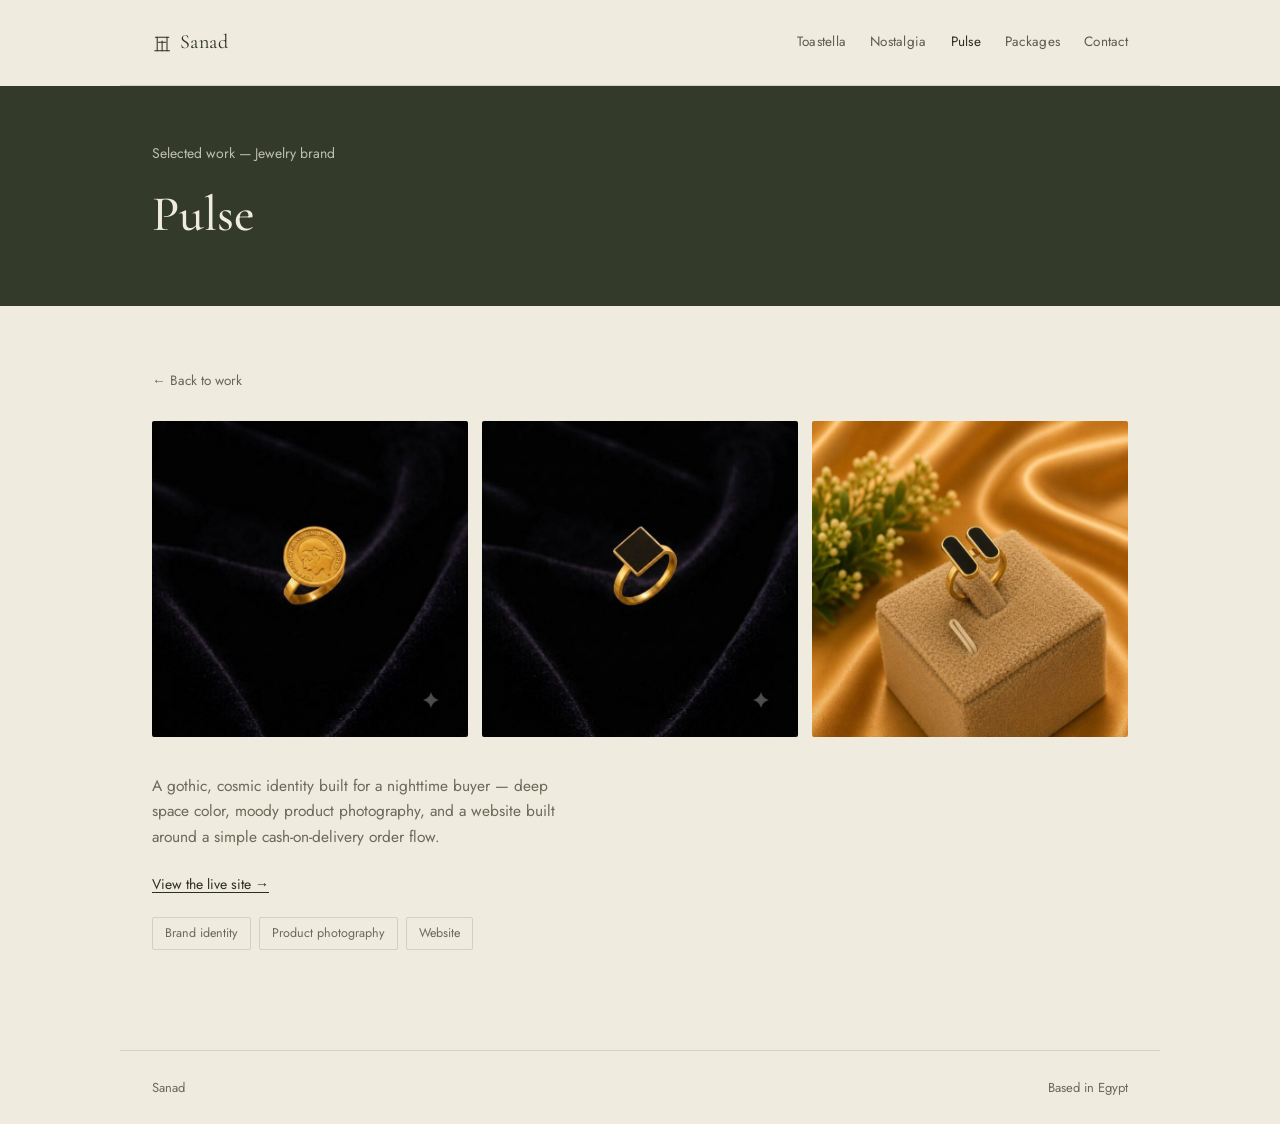
<file: pulse.html>
<!DOCTYPE html>
<html lang="en">
<head>
<meta charset="UTF-8">
<meta name="viewport" content="width=device-width, initial-scale=1.0">
<title>Pulse — Sanad</title>
<link rel="preconnect" href="https://fonts.googleapis.com">
<link rel="preconnect" href="https://fonts.gstatic.com" crossorigin>
<link href="https://fonts.googleapis.com/css2?family=Cormorant+Garamond:ital,wght@0,400;0,500;0,600;1,400;1,500&family=Jost:wght@400;500;600&display=swap" rel="stylesheet">
<link rel="stylesheet" href="style.css?v=2">
<link rel="icon" type="image/svg+xml" href="sanad-icon.svg">
</head>
<body>

<header>
  <a class="mark" href="index.html"><svg viewBox="0 0 60 62" xmlns="http://www.w3.org/2000/svg"><g stroke="currentColor" stroke-width="3.4" fill="none" stroke-linecap="round"><line x1="10" y1="14" x2="54" y2="14"/><line x1="16" y1="14" x2="16" y2="58"/><line x1="48" y1="14" x2="48" y2="58"/><line x1="8" y1="58" x2="56" y2="58"/><line x1="32" y1="26" x2="32" y2="58"/><line x1="20" y1="30" x2="44" y2="30"/></g></svg>Sanad</a>
  <nav class="nav-links">
    <a href="toastella.html">Toastella</a>
    <a href="nostalgia.html">Nostalgia</a>
    <a href="pulse.html" class="active">Pulse</a>
    <a href="packages.html">Packages</a>
    <a href="index.html#contact">Contact</a>
  </nav>
</header>

<section class="work-bar">
  <div class="wrap">
    <div class="label">Selected work — Jewelry brand</div>
    <h1>Pulse</h1>
  </div>
</section>

<section class="work-body">
  <div class="wrap">
    <a class="back-link" href="index.html#work">← Back to work</a>
    <div class="media-row" style="margin:28px 0 36px;">
      <img src="pulse-ring-1.jpg" alt="Pulse jewelry product photo">
      <img src="pulse-ring-2.jpg" alt="Pulse jewelry product photo">
      <img src="pulse-ring-3.jpg" alt="Pulse jewelry product photo">
    </div>
    <div class="work-text">
      <p>A gothic, cosmic identity built for a nighttime buyer — deep space color, moody product photography, and a website built around a simple cash-on-delivery order flow.</p>
      <a class="visit" href="https://acknowledgepulse.github.io/pulse/" target="_blank" rel="noopener">View the live site →</a>
      <div class="tag-row" style="margin-top:20px;">
        <span>Brand identity</span>
        <span>Product photography</span>
        <span>Website</span>
      </div>
    </div>
  </div>
</section>

<footer>
  <div>Sanad</div>
  <div>Based in Egypt</div>
</footer>

</body>
</html>
</file>
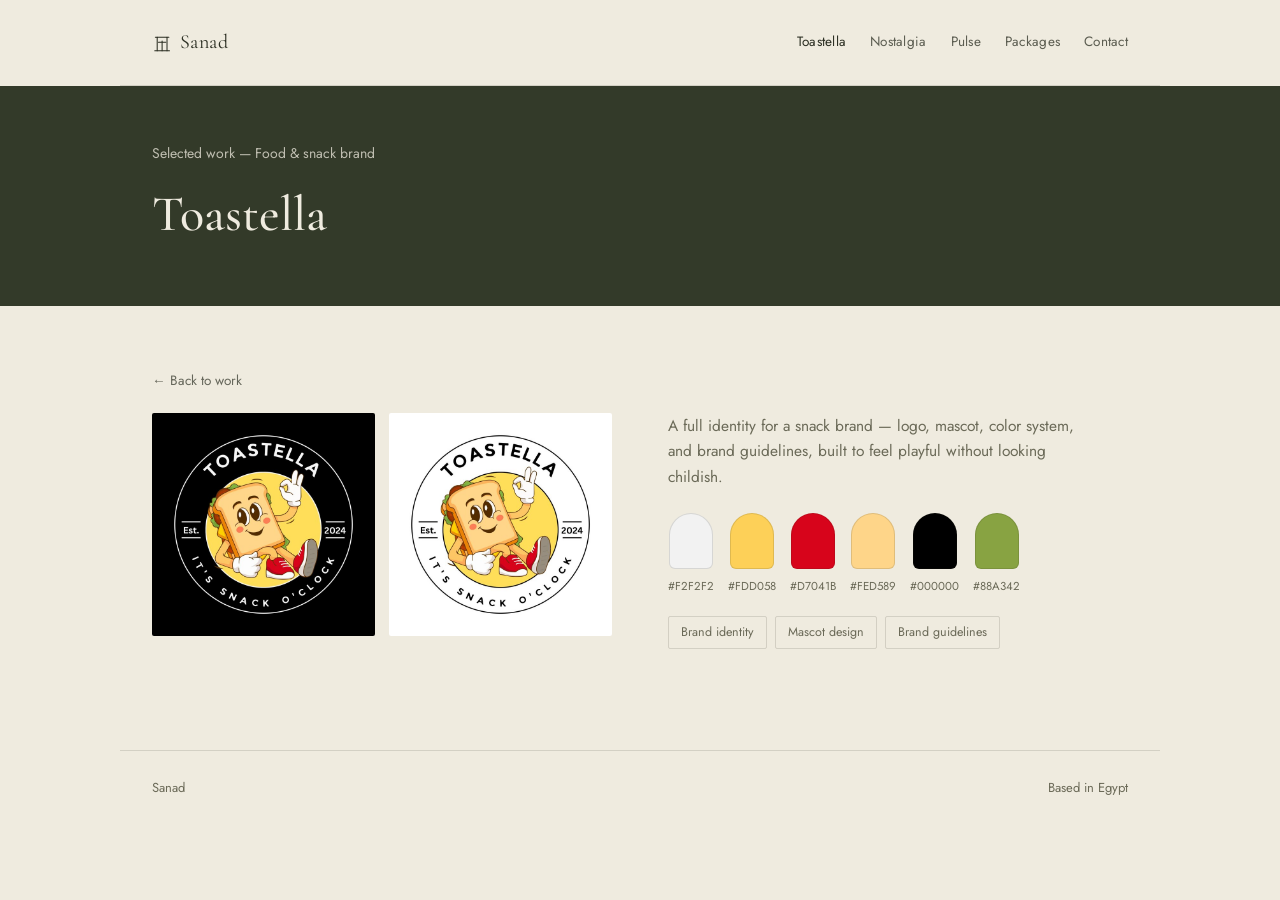
<file: toastella-1.html>
<!DOCTYPE html>
<html lang="en">
<head>
<meta charset="UTF-8">
<meta name="viewport" content="width=device-width, initial-scale=1.0">
<title>Toastella — Sanad</title>
<link rel="preconnect" href="https://fonts.googleapis.com">
<link rel="preconnect" href="https://fonts.gstatic.com" crossorigin>
<link href="https://fonts.googleapis.com/css2?family=Cormorant+Garamond:ital,wght@0,400;0,500;0,600;1,400;1,500&family=Jost:wght@400;500;600&display=swap" rel="stylesheet">
<link rel="stylesheet" href="style.css">
<link rel="icon" type="image/svg+xml" href="sanad-icon.svg">
</head>
<body>

<header>
  <a class="mark" href="index.html"><svg viewBox="0 0 60 62" xmlns="http://www.w3.org/2000/svg"><g stroke="currentColor" stroke-width="3.4" fill="none" stroke-linecap="round"><line x1="10" y1="14" x2="54" y2="14"/><line x1="16" y1="14" x2="16" y2="58"/><line x1="48" y1="14" x2="48" y2="58"/><line x1="8" y1="58" x2="56" y2="58"/><line x1="32" y1="26" x2="32" y2="58"/><line x1="20" y1="30" x2="44" y2="30"/></g></svg>Sanad</a>
  <nav class="nav-links">
    <a href="toastella.html" class="active">Toastella</a>
    <a href="nostalgia.html">Nostalgia</a>
    <a href="pulse.html">Pulse</a>
    <a href="packages.html">Packages</a>
    <a href="index.html#contact">Contact</a>
  </nav>
</header>

<section class="work-bar">
  <div class="wrap">
    <div class="label">Selected work — Food &amp; snack brand</div>
    <h1>Toastella</h1>
  </div>
</section>

<section class="work-body">
  <div class="wrap">
    <a class="back-link" href="index.html#work">← Back to work</a>
    <div class="work-grid" style="margin-top:20px;">
      <div class="work-media">
        <div class="media-row" style="margin-bottom:14px;">
          <img src="toastella-black.jpg" alt="Toastella logo, dark version">
          <img src="toastella-white.jpg" alt="Toastella logo, light version">
        </div>
      </div>
      <div class="work-text">
        <p>A full identity for a snack brand — logo, mascot, color system, and brand guidelines, built to feel playful without looking childish.</p>
        <div class="swatches">
          <div class="swatch"><div class="chip" style="background:#F2F2F2;"></div><div class="hex">#F2F2F2</div></div>
          <div class="swatch"><div class="chip" style="background:#FDD058;"></div><div class="hex">#FDD058</div></div>
          <div class="swatch"><div class="chip" style="background:#D7041B;"></div><div class="hex">#D7041B</div></div>
          <div class="swatch"><div class="chip" style="background:#FED589;"></div><div class="hex">#FED589</div></div>
          <div class="swatch"><div class="chip" style="background:#000000;"></div><div class="hex">#000000</div></div>
          <div class="swatch"><div class="chip" style="background:#88A342;"></div><div class="hex">#88A342</div></div>
        </div>
        <div class="tag-row" style="margin-top:20px;">
          <span>Brand identity</span>
          <span>Mascot design</span>
          <span>Brand guidelines</span>
        </div>
      </div>
    </div>
  </div>
</section>

<footer>
  <div>Sanad</div>
  <div>Based in Egypt</div>
</footer>

</body>
</html>
</file>
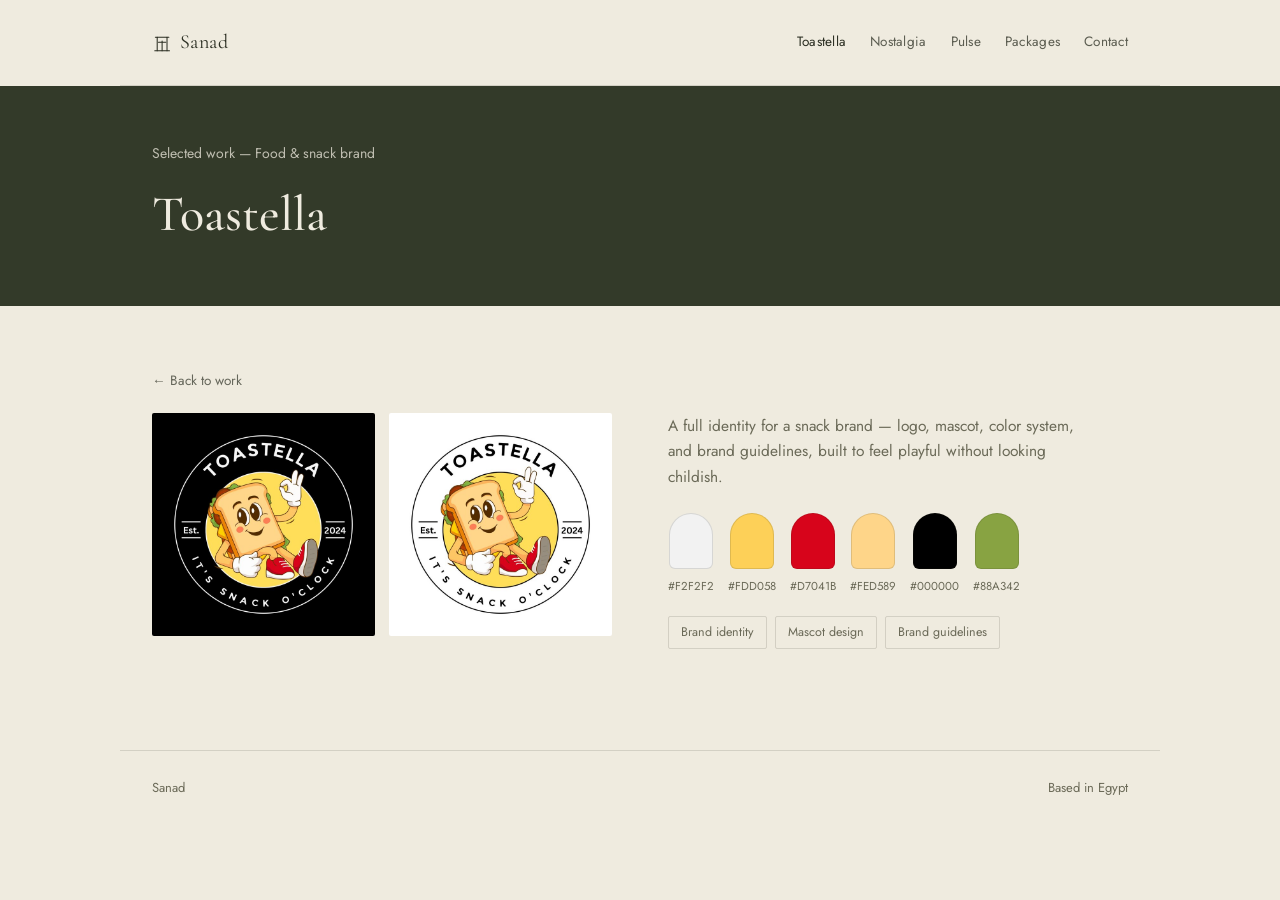
<file: toastella.html>
<!DOCTYPE html>
<html lang="en">
<head>
<meta charset="UTF-8">
<meta name="viewport" content="width=device-width, initial-scale=1.0">
<title>Toastella — Sanad</title>
<link rel="preconnect" href="https://fonts.googleapis.com">
<link rel="preconnect" href="https://fonts.gstatic.com" crossorigin>
<link href="https://fonts.googleapis.com/css2?family=Cormorant+Garamond:ital,wght@0,400;0,500;0,600;1,400;1,500&family=Jost:wght@400;500;600&display=swap" rel="stylesheet">
<link rel="stylesheet" href="style.css?v=2">
<link rel="icon" type="image/svg+xml" href="sanad-icon.svg">
</head>
<body>

<header>
  <a class="mark" href="index.html"><svg viewBox="0 0 60 62" xmlns="http://www.w3.org/2000/svg"><g stroke="currentColor" stroke-width="3.4" fill="none" stroke-linecap="round"><line x1="10" y1="14" x2="54" y2="14"/><line x1="16" y1="14" x2="16" y2="58"/><line x1="48" y1="14" x2="48" y2="58"/><line x1="8" y1="58" x2="56" y2="58"/><line x1="32" y1="26" x2="32" y2="58"/><line x1="20" y1="30" x2="44" y2="30"/></g></svg>Sanad</a>
  <nav class="nav-links">
    <a href="toastella.html" class="active">Toastella</a>
    <a href="nostalgia.html">Nostalgia</a>
    <a href="pulse.html">Pulse</a>
    <a href="packages.html">Packages</a>
    <a href="index.html#contact">Contact</a>
  </nav>
</header>

<section class="work-bar">
  <div class="wrap">
    <div class="label">Selected work — Food &amp; snack brand</div>
    <h1>Toastella</h1>
  </div>
</section>

<section class="work-body">
  <div class="wrap">
    <a class="back-link" href="index.html#work">← Back to work</a>
    <div class="work-grid" style="margin-top:20px;">
      <div class="work-media">
        <div class="media-row" style="margin-bottom:14px;">
          <img src="toastella-black.jpg" alt="Toastella logo, dark version">
          <img src="toastella-white.jpg" alt="Toastella logo, light version">
        </div>
      </div>
      <div class="work-text">
        <p>A full identity for a snack brand — logo, mascot, color system, and brand guidelines, built to feel playful without looking childish.</p>
        <div class="swatches">
          <div class="swatch"><div class="chip" style="background:#F2F2F2;"></div><div class="hex">#F2F2F2</div></div>
          <div class="swatch"><div class="chip" style="background:#FDD058;"></div><div class="hex">#FDD058</div></div>
          <div class="swatch"><div class="chip" style="background:#D7041B;"></div><div class="hex">#D7041B</div></div>
          <div class="swatch"><div class="chip" style="background:#FED589;"></div><div class="hex">#FED589</div></div>
          <div class="swatch"><div class="chip" style="background:#000000;"></div><div class="hex">#000000</div></div>
          <div class="swatch"><div class="chip" style="background:#88A342;"></div><div class="hex">#88A342</div></div>
        </div>
        <div class="tag-row" style="margin-top:20px;">
          <span>Brand identity</span>
          <span>Mascot design</span>
          <span>Brand guidelines</span>
        </div>
      </div>
    </div>
  </div>
</section>

<footer>
  <div>Sanad</div>
  <div>Based in Egypt</div>
</footer>

</body>
</html>
</file>
<file: home.css>
@import url('https://fonts.googleapis.com/css2?family=Cormorant+Garamond:ital,wght@0,400;0,500;0,600;1,400;1,500&family=Jost:wght@400;500;600&display=swap');

:root{
  --ink: #14150F;
  --ink-soft: #1c1e15;
  --forest: #333A29;
  --bone: #EDE8DC;
  --brass: #B98B4E;
  --brass-bright: #D6A968;
  --muted: #8f8a78;
  --rule: rgba(237,232,220,0.14);
}

*{ box-sizing:border-box; }
html{ scroll-behavior:smooth; }
body{
  margin:0;
  background:var(--ink);
  color:var(--bone);
  font-family:'Jost', sans-serif;
  font-size:17px;
  line-height:1.6;
  -webkit-font-smoothing:antialiased;
  overflow-x:hidden;
}
h1,h2,h3{ font-family:'Cormorant Garamond', serif; font-weight:500; margin:0; }
em{ font-style:italic; }
a{ color:inherit; }
.wrap{ max-width:1200px; margin:0 auto; padding:0 40px; }
@media (max-width:640px){ .wrap{ padding:0 22px; } body{ font-size:16px; } }

@media (prefers-reduced-motion: reduce){
  *{ animation-duration:0.01ms !important; animation-iteration-count:1 !important; transition-duration:0.01ms !important; }
}

/* ---------- PRELOADER ---------- */
#preloader{
  position:fixed; inset:0; z-index:999;
  background:var(--ink);
  display:flex; flex-direction:column; align-items:center; justify-content:center;
  gap:18px;
  transition:opacity 0.6s ease, visibility 0.6s ease;
}
#preloader.done{ opacity:0; visibility:hidden; }
#preloader .mark{
  font-family:'Cormorant Garamond', serif;
  font-style:italic;
  font-size:15px;
  letter-spacing:0.04em;
  color:var(--muted);
}
#preloader .pct{
  font-family:'Jost', sans-serif;
  font-size:14px;
  color:var(--brass-bright);
  letter-spacing:0.03em;
  font-variant-numeric:tabular-nums;
}
#preloader .bar{
  width:180px; height:1px; background:var(--rule); position:relative; overflow:hidden;
}
#preloader .bar span{
  position:absolute; left:0; top:0; height:100%; width:0%;
  background:var(--brass-bright);
}
body.loading{ overflow:hidden; height:100vh; }

/* ---------- NAV ---------- */
header{
  position:relative; z-index:10;
  padding:30px 0;
}
.nav-row{ display:flex; justify-content:space-between; align-items:center; }
.mark{
  font-family:'Cormorant Garamond', serif;
  font-size:21px;
  text-decoration:none;
  color:var(--bone);
  display:flex; align-items:center; gap:9px;
}
.mark svg{ width:18px; height:18px; }
.nav-links{ display:flex; gap:28px; font-size:13.5px; }
.nav-links a{ text-decoration:none; color:var(--muted); }
.nav-links a:hover{ color:var(--bone); }
@media (max-width:820px){ .nav-links{ display:none; } }

/* ---------- HERO ---------- */
.hero{
  padding:8vh 0 0;
  position:relative;
}
.hero h1{
  font-size:clamp(64px, 15vw, 190px);
  line-height:0.92;
  letter-spacing:-0.01em;
  color:var(--bone);
}
.hero .tagline{
  margin-top:22px;
  max-width:34ch;
  font-size:17px;
  color:var(--muted);
}

/* marquee */
.marquee-band{
  margin-top:9vh;
  border-top:1px solid var(--rule);
  border-bottom:1px solid var(--rule);
  overflow:hidden;
  padding:22px 0;
}
.marquee-track{
  display:flex;
  width:max-content;
  animation:marquee 26s linear infinite;
}
.marquee-track span{
  font-family:'Cormorant Garamond', serif;
  font-style:italic;
  font-size:clamp(28px, 4vw, 46px);
  color:var(--bone);
  padding:0 34px;
  white-space:nowrap;
}
.marquee-track span.accent{ color:var(--brass); font-style:normal; font-family:'Jost',sans-serif; font-size:14px; letter-spacing:0.04em; align-self:center; }
@keyframes marquee{
  from{ transform:translateX(0); }
  to{ transform:translateX(-50%); }
}

/* ---------- STORY / QUOTE ---------- */
.story{
  padding:16vh 0;
  border-top:1px solid var(--rule);
}
.story .grid{
  display:grid;
  grid-template-columns: 0.7fr 1.3fr;
  gap:60px;
}
@media (max-width:820px){ .story .grid{ grid-template-columns:1fr; gap:28px; } }
.story .word{
  font-family:'Cormorant Garamond', serif;
  font-size:clamp(40px,6vw,72px);
  color:var(--brass-bright);
}
.story blockquote{
  margin:0;
  font-family:'Cormorant Garamond', serif;
  font-style:italic;
  font-size:clamp(24px, 3vw, 34px);
  line-height:1.35;
  color:var(--bone);
}
.story p.credit{
  margin-top:18px;
  font-size:14px;
  color:var(--muted);
  font-style:normal;
}

/* ---------- WORK LIST ---------- */
.work{ padding:14vh 0; border-top:1px solid var(--rule); }
.work .label{ font-size:14px; color:var(--muted); margin-bottom:40px; }
.work-list{ position:relative; }
.work-row{
  display:flex;
  justify-content:space-between;
  align-items:baseline;
  padding:38px 0;
  border-top:1px solid var(--rule);
  text-decoration:none;
  color:var(--bone);
  position:relative;
}
.work-list a.work-row:last-child{ border-bottom:1px solid var(--rule); }
.work-row h2{
  font-size:clamp(40px, 7vw, 84px);
  transition:color 0.3s ease, transform 0.3s ease;
}
.work-row:hover h2{ color:var(--brass-bright); transform:translateX(14px); }
.work-row .kind{ font-size:14px; color:var(--muted); }
.work-preview{
  position:absolute;
  top:50%; left:62%;
  width:280px; height:280px;
  transform:translate(-50%,-50%) scale(0.92);
  border-radius:2px;
  object-fit:cover;
  opacity:0;
  pointer-events:none;
  transition:opacity 0.25s ease, transform 0.25s ease;
  z-index:2;
}
.work-row:hover .work-preview{ opacity:1; transform:translate(-50%,-50%) scale(1); }
@media (max-width:820px){
  .work-preview{ display:none; }
  .work-row h2{ font-size:clamp(32px,10vw,48px); }
}

/* ---------- PRINCIPLES ---------- */
.principles{ padding:14vh 0; border-top:1px solid var(--rule); }
.principles .label{ font-size:14px; color:var(--muted); margin-bottom:40px; }
.p-row{
  display:grid;
  grid-template-columns: 1fr 2fr;
  gap:40px;
  padding:26px 0;
  border-top:1px solid var(--rule);
}
.p-row:last-child{ border-bottom:1px solid var(--rule); }
.p-row h3{ font-size:24px; color:var(--brass-bright); }
.p-row p{ margin:0; color:var(--muted); font-size:15.5px; max-width:52ch; }
@media (max-width:700px){ .p-row{ grid-template-columns:1fr; gap:8px; } }

/* ---------- CONTACT ---------- */
.contact{ padding:20vh 0 16vh; border-top:1px solid var(--rule); text-align:left; }
.contact h2{ font-size:clamp(38px, 7vw, 78px); max-width:14ch; }
.contact h2 em{ color:var(--brass-bright); }
.cta{
  display:inline-block;
  margin-top:38px;
  padding:15px 30px;
  background:var(--brass);
  color:var(--ink);
  text-decoration:none;
  font-size:14.5px;
  border-radius:2px;
}
.cta:hover{ background:var(--brass-bright); }
.contact .note{ margin-top:16px; font-size:13px; color:var(--muted); }

footer{
  display:flex; justify-content:space-between;
  padding:30px 0; font-size:13px; color:var(--muted);
  border-top:1px solid var(--rule);
}
@media (max-width:500px){ footer{ flex-direction:column; gap:6px; } }
</file>
<file: style.css>
:root{
  --cream: #EFEBDF;
  --forest: #333A29;
  --forest-deep: #272C1E;
  --ink: #2B2E22;
  --muted: #6b6a58;
  --rule-on-cream: rgba(43,46,34,0.14);
  --rule-on-forest: rgba(239,235,223,0.18);
}

*{ box-sizing:border-box; }
html{ scroll-behavior:smooth; }
body{
  margin:0;
  background: var(--cream);
  color: var(--ink);
  font-family:'Jost', sans-serif;
  font-size:17px;
  line-height:1.65;
  -webkit-font-smoothing:antialiased;
}
h1,h2,h3{
  font-family:'Cormorant Garamond', serif;
  font-weight:500;
  margin:0;
}
em{ font-style:italic; }
a{ color:inherit; }

.wrap{ max-width:1040px; margin:0 auto; padding:0 32px; }
@media (max-width:640px){ .wrap{ padding:0 20px; } body{ font-size:16px; } }

/* ---------- HEADER ---------- */
header{
  display:flex;
  justify-content:space-between;
  align-items:center;
  padding:26px 32px;
  border-bottom:1px solid var(--rule-on-cream);
  max-width:1040px;
  margin:0 auto;
}
.mark{
  font-family:'Cormorant Garamond', serif;
  font-size:20px;
  letter-spacing:0.02em;
  text-decoration:none;
  display:flex;
  align-items:center;
  gap:9px;
  color:var(--ink);
}
.mark svg{ width:19px; height:19px; flex-shrink:0; }
.panel.forest .mark, footer .mark{ color:inherit; }
.nav-links{
  display:flex;
  gap:24px;
  font-size:13.5px;
  letter-spacing:0.02em;
}
.nav-links a{ text-decoration:none; opacity:0.75; }
.nav-links a:hover, .nav-links a.active{ opacity:1; }
@media (max-width:760px){ .nav-links{ display:none; } }

/* ---------- shared panel ---------- */
.panel{ padding:96px 0; }
.panel.forest{ background:var(--forest); color:var(--cream); }
.panel.tight{ padding:80px 0; }

.eyebrow{
  font-size:14px;
  letter-spacing:0.02em;
  margin-bottom:18px;
  opacity:0.8;
}

.arrow-rule{
  display:flex;
  align-items:center;
  gap:10px;
  margin:26px 0 0;
}
.arrow-rule .line{
  width:64px; height:1px;
  background:currentColor;
  opacity:0.5;
}
.arrow-rule .tip{ font-size:14px; opacity:0.7; }

/* ---------- HERO ---------- */
.hero h1{
  font-size:clamp(34px, 5.4vw, 58px);
  line-height:1.12;
  max-width:14ch;
}
.hero p.sub{
  max-width:48ch;
  margin-top:22px;
  font-size:16.5px;
  opacity:0.88;
}

/* ---------- SPLIT ---------- */
.split{
  display:grid;
  grid-template-columns: 1fr 1fr;
  gap:64px;
  align-items:center;
}
@media (max-width:760px){ .split{ grid-template-columns:1fr; gap:32px; } }

.about-list{
  list-style:none;
  margin:26px 0 0;
  padding:0;
}
.about-list li{
  padding:14px 0;
  border-top:1px solid var(--rule-on-cream);
  font-size:16px;
}
.about-list li:last-child{ border-bottom:1px solid var(--rule-on-cream); }

.about-photo{
  aspect-ratio:4/5;
  border-radius:2px;
  overflow:hidden;
}
.about-photo img{ width:100%; height:100%; object-fit:cover; display:block; }

.tag-row{ display:flex; flex-wrap:wrap; gap:8px; margin-top:22px; }
.tag-row span{
  font-size:12.5px;
  padding:5px 12px;
  border:1px solid var(--rule-on-cream);
  border-radius:2px;
  color:var(--muted);
}
.panel.forest .tag-row span{
  border-color:var(--rule-on-forest);
  color:var(--cream);
  opacity:0.85;
}

/* ---------- WORK INDEX CARDS (on homepage) ---------- */
.work-index{
  display:grid;
  grid-template-columns: repeat(3, 1fr);
  gap:28px;
  margin-top:36px;
}
@media (max-width:760px){ .work-index{ grid-template-columns:1fr; } }
.work-card{
  display:block;
  text-decoration:none;
  color:inherit;
  border-top:1px solid var(--rule-on-cream);
  padding-top:20px;
}
.work-card .thumb{
  aspect-ratio:1/1;
  border-radius:2px;
  overflow:hidden;
  margin-bottom:16px;
}
.work-card .thumb img{ width:100%; height:100%; object-fit:cover; display:block; }
.work-card h3{ font-size:24px; margin-bottom:6px; }
.work-card p{ font-size:14px; color:var(--muted); margin:0; }

/* ---------- WORK PAGE HEADER BAR ---------- */
.work-bar{
  background:var(--forest);
  color:var(--cream);
  padding:56px 0 50px;
}
.work-bar .label{ font-size:14px; opacity:0.75; margin-bottom:8px; }
.work-bar h1{ font-size:clamp(32px, 5vw, 50px); }

.work-body{ padding:56px 0 100px; }
.work-grid{
  display:grid;
  grid-template-columns: 1fr 1fr;
  gap:56px;
  align-items:start;
}
@media (max-width:760px){ .work-grid{ grid-template-columns:1fr; gap:30px; } }
@media (max-width:760px){ .media-row{ flex-direction:column; } }

.work-media img{ width:100%; display:block; border-radius:2px; }
.media-row{ display:flex; gap:14px; }
.media-row img{ width:100%; min-width:0; flex:1 1 0; border-radius:2px; object-fit:cover; aspect-ratio:1/1; }

.work-text p{ color:var(--muted); font-size:15.5px; max-width:48ch; margin:0 0 20px; }
.work-text .visit{ font-size:14px; text-decoration:underline; text-underline-offset:3px; color:var(--ink); }

.swatches{ display:flex; gap:14px; margin:24px 0 6px; flex-wrap:wrap; }
.swatch{ display:flex; flex-direction:column; align-items:center; gap:8px; }
.swatch .chip{ width:44px; height:56px; border-radius:22px 22px 6px 6px; border:1px solid var(--rule-on-cream); }
.swatch .hex{ font-size:11.5px; color:var(--muted); }

.back-link{
  display:inline-block;
  margin-top:8px;
  font-size:13.5px;
  text-decoration:none;
  opacity:0.7;
}
.back-link:hover{ opacity:1; }

/* ---------- PACKAGES PAGE ---------- */
.pkg{
  border-top:1px solid var(--rule-on-cream);
  padding:48px 0;
  display:grid;
  grid-template-columns: 1.1fr 1.4fr auto;
  gap:32px;
  align-items:center;
}
.pkg:last-child{ border-bottom:1px solid var(--rule-on-cream); }
@media (max-width:760px){
  .pkg{ grid-template-columns:1fr; gap:14px; text-align:left; }
}
.pkg .pkg-name{
  font-size:30px;
}
.pkg .pkg-tag{
  font-size:13px;
  color:var(--muted);
  margin-top:6px;
  display:block;
}
.pkg .pkg-desc{
  color:var(--muted);
  font-size:15px;
  max-width:44ch;
}
.pkg .pkg-includes{
  list-style:none;
  padding:0; margin:10px 0 0;
  font-size:13.5px;
  color:var(--ink);
}
.pkg .pkg-includes li{ padding:3px 0; opacity:0.85; }
.pkg .pkg-price{
  font-size:20px;
  white-space:nowrap;
  text-align:right;
}
@media (max-width:760px){ .pkg .pkg-price{ text-align:left; } }
.pkg .pkg-price .label{
  display:block;
  font-size:11.5px;
  color:var(--muted);
  font-weight:400;
  margin-top:4px;
}

/* ---------- CONTACT ---------- */
.contact{ text-align:center; padding:120px 0 100px; }
.contact h2{ font-size:clamp(30px, 4.6vw, 46px); }
.contact h2 em{ display:block; }
.cta{
  display:inline-block;
  margin-top:34px;
  padding:14px 28px;
  background:var(--forest);
  color:var(--cream);
  text-decoration:none;
  font-family:'Jost', sans-serif;
  font-size:14.5px;
  border-radius:2px;
}
.cta:hover{ background:var(--forest-deep); }
.contact .note{ margin-top:16px; font-size:13px; color:var(--muted); }

footer{
  display:flex;
  justify-content:space-between;
  padding:26px 32px;
  font-size:13px;
  color:var(--muted);
  border-top:1px solid var(--rule-on-cream);
  max-width:1040px;
  margin:0 auto;
}
@media (max-width:500px){ footer{ flex-direction:column; gap:6px; text-align:center; } }
</file>
